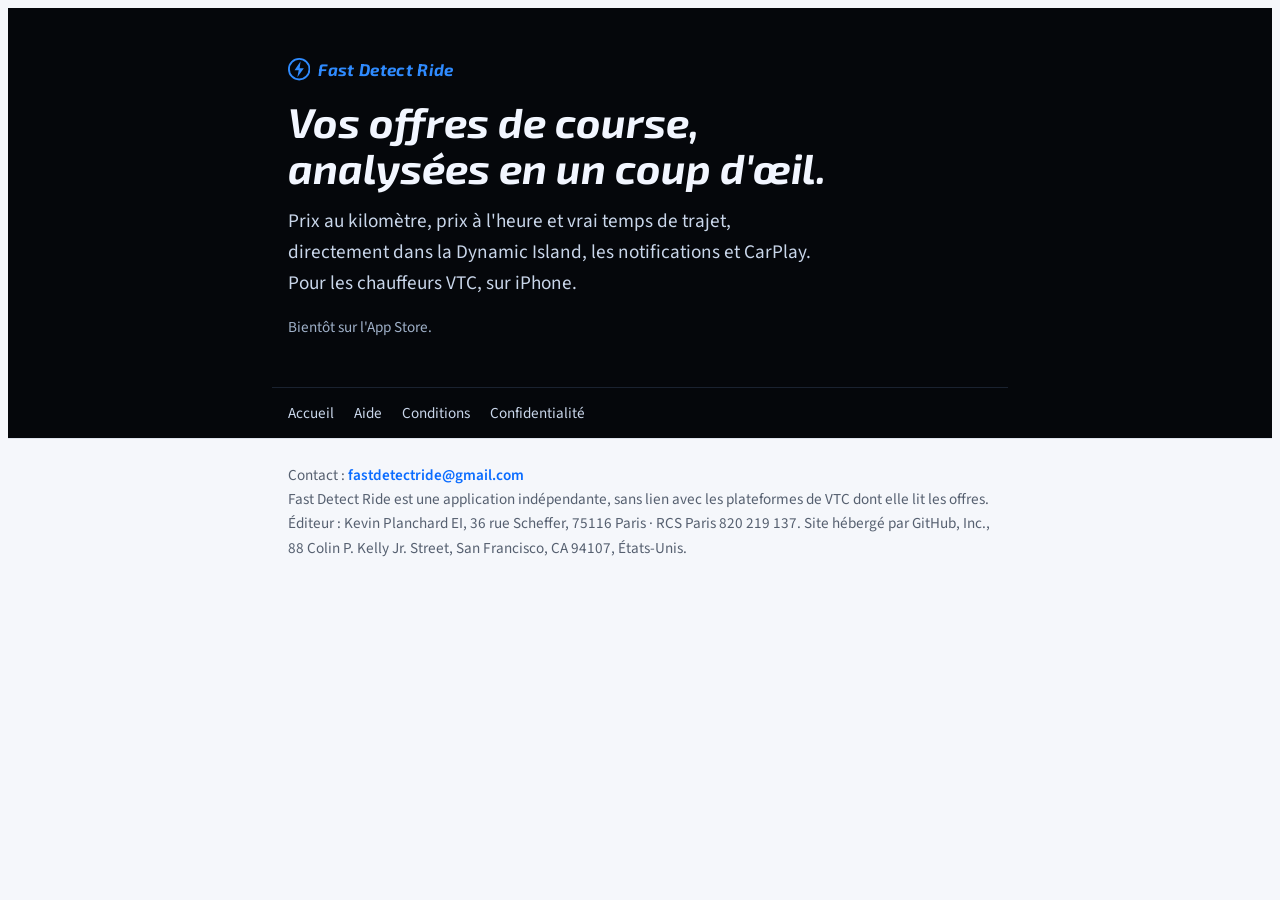
<file: index.html>
<!doctype html>
<html lang="fr">
<head>
<meta charset="utf-8">
<meta name="viewport" content="width=device-width, initial-scale=1, viewport-fit=cover">
<title>Fast Detect Ride</title>
<meta name="description" content="Fast Detect Ride, l'appli iPhone qui analyse vos offres de course VTC en un coup d'œil.">
<link rel="preconnect" href="https://fonts.googleapis.com">
<link rel="stylesheet" href="https://fonts.googleapis.com/css2?family=Exo+2:ital,wght@1,600;1,700&family=Source+Sans+3:wght@400;600&display=swap">
<style>
/* Layout: une colonne de lecture étroite, en-tête sombre de marque, encadré "en bref" puis sections numérotées comme dans un texte juridique */
:root {
  --bg: #f5f7fb;
  --surface: #ffffff;
  --fg: #11151c;
  --muted: #566070;
  --line: #dde3ec;
  --accent: #0a6cff;
  --brand-bg: #05070b;
  --brand-fg: #f2f6ff;
  --brand-accent: #2f8bff;
  --display: "Exo 2", "Segoe UI", system-ui, sans-serif;
  --body: "Source Sans 3", -apple-system, "Segoe UI", Roboto, sans-serif;
}
@media (prefers-color-scheme: dark) {
  :root:not([data-theme="light"]) {
    --bg: #07090d; --surface: #0f131a; --fg: #e8edf5; --muted: #98a3b5; --line: #1f2733; --accent: #4f9dff;
    --brand-bg: #000000; --brand-fg: #f2f6ff; --brand-accent: #2f8bff; color-scheme: dark;
  }
}
:root[data-theme="dark"] {
  --bg: #07090d; --surface: #0f131a; --fg: #e8edf5; --muted: #98a3b5; --line: #1f2733; --accent: #4f9dff;
  --brand-bg: #000000; --brand-fg: #f2f6ff; --brand-accent: #2f8bff; color-scheme: dark;
}
body { background: var(--bg); color: var(--fg); font-family: var(--body); font-size: 17px; line-height: 1.6; }
.band { background: var(--brand-bg); color: var(--brand-fg); }
.wrap { max-width: 44rem; margin: 0 auto; padding-left: max(16px, env(safe-area-inset-left, 0px)); padding-right: max(16px, env(safe-area-inset-right, 0px)); }
header .wrap { padding-block: 2.5rem 2.25rem; display: grid; gap: .5rem; }
.app { font-family: var(--display); font-style: italic; font-weight: 700; font-size: 1.05rem; letter-spacing: .02em; color: var(--brand-accent); display: flex; align-items: center; gap: .5rem; }
.app svg { width: 1.4rem; height: 1.4rem; }
h1 { font-family: var(--display); font-style: italic; font-weight: 700; font-size: clamp(1.9rem, 6vw, 2.6rem); line-height: 1.1; margin: 0; text-wrap: balance; }
.date { color: #9fb0c8; font-size: .95rem; margin: 0; }
main .wrap { padding-block: 2rem 4rem; display: grid; gap: 2.25rem; }
.brief { background: var(--surface); border: 1px solid var(--line); border-radius: 10px; padding: 1.25rem 1.4rem; }
.brief h2 { margin-top: 0; }
.brief ul { margin: 0; padding-left: 1.2rem; display: grid; gap: .35rem; }
section { display: grid; gap: .6rem; }
h2 { font-family: var(--display); font-style: italic; font-weight: 600; font-size: 1.3rem; line-height: 1.25; margin: 0; text-wrap: balance; }
h2 .n { color: var(--accent); margin-right: .35rem; font-variant-numeric: tabular-nums; }
p, ul { margin: 0; }
ul { padding-left: 1.2rem; display: grid; gap: .3rem; }
strong { font-weight: 600; }
.id { background: var(--surface); border: 1px solid var(--line); border-radius: 10px; padding: 1rem 1.25rem; display: grid; gap: .15rem; }
.mail { font-weight: 600; color: var(--accent); user-select: all; overflow-wrap: anywhere; }
a { color: var(--accent); }
a:focus-visible { outline: 2px solid var(--accent); outline-offset: 2px; }
footer { border-top: 1px solid var(--line); }
footer .wrap { padding-block: 1.5rem 2.5rem; color: var(--muted); font-size: .95rem; }

.nav { display: flex; flex-wrap: wrap; gap: .25rem 1.25rem; padding-block: .8rem; border-top: 1px solid #1a2230; font-size: .95rem; }
.nav a { color: #c9d6ea; text-decoration: none; }
.nav a:hover, .nav a:focus-visible { color: var(--brand-accent); }
details { background: var(--surface); border: 1px solid var(--line); border-radius: 10px; padding: .85rem 1.1rem; }
summary { cursor: pointer; font-weight: 600; }
details > div { padding-top: .6rem; display: grid; gap: .5rem; }
.home .wrap { padding-block: 3rem; }
.home p.lead { font-size: 1.2rem; color: #c9d6ea; max-width: 34rem; margin: 0; }
</style>
</head>
<body>
<header class="band home">
  <div class="wrap" style="display:grid;gap:1rem">
    <div class="app">
      <svg viewBox="0 0 24 24" aria-hidden="true"><circle cx="12" cy="12" r="11" fill="none" stroke="currentColor" stroke-width="2"/><path d="M13.5 3.5 7 13h4.5l-1.5 7.5L17 11h-4.5z" fill="currentColor"/></svg>
      Fast Detect Ride
    </div>
    <h1>Vos offres de course, analysées en un coup d'œil.</h1>
    <p class="lead">Prix au kilomètre, prix à l'heure et vrai temps de trajet, directement dans la Dynamic Island, les notifications et CarPlay. Pour les chauffeurs VTC, sur iPhone.</p>
    <p class="date">Bientôt sur l'App Store.</p>
  </div>
</header>
<nav class="band"><div class="wrap nav"><a href="/">Accueil</a><a href="/aide">Aide</a><a href="/conditions">Conditions</a><a href="/confidentialite">Confidentialité</a></div></nav>
<footer>
  <div class="wrap">Contact : <span class="mail">fastdetectride@gmail.com</span><br>Fast Detect Ride est une application indépendante, sans lien avec les plateformes de VTC dont elle lit les offres. Éditeur : Kevin Planchard EI, 36 rue Scheffer, 75116 Paris · RCS Paris 820 219 137. Site hébergé par GitHub, Inc., 88 Colin P. Kelly Jr. Street, San Francisco, CA 94107, États-Unis.</div>
</footer>
</body>
</html>
</file>
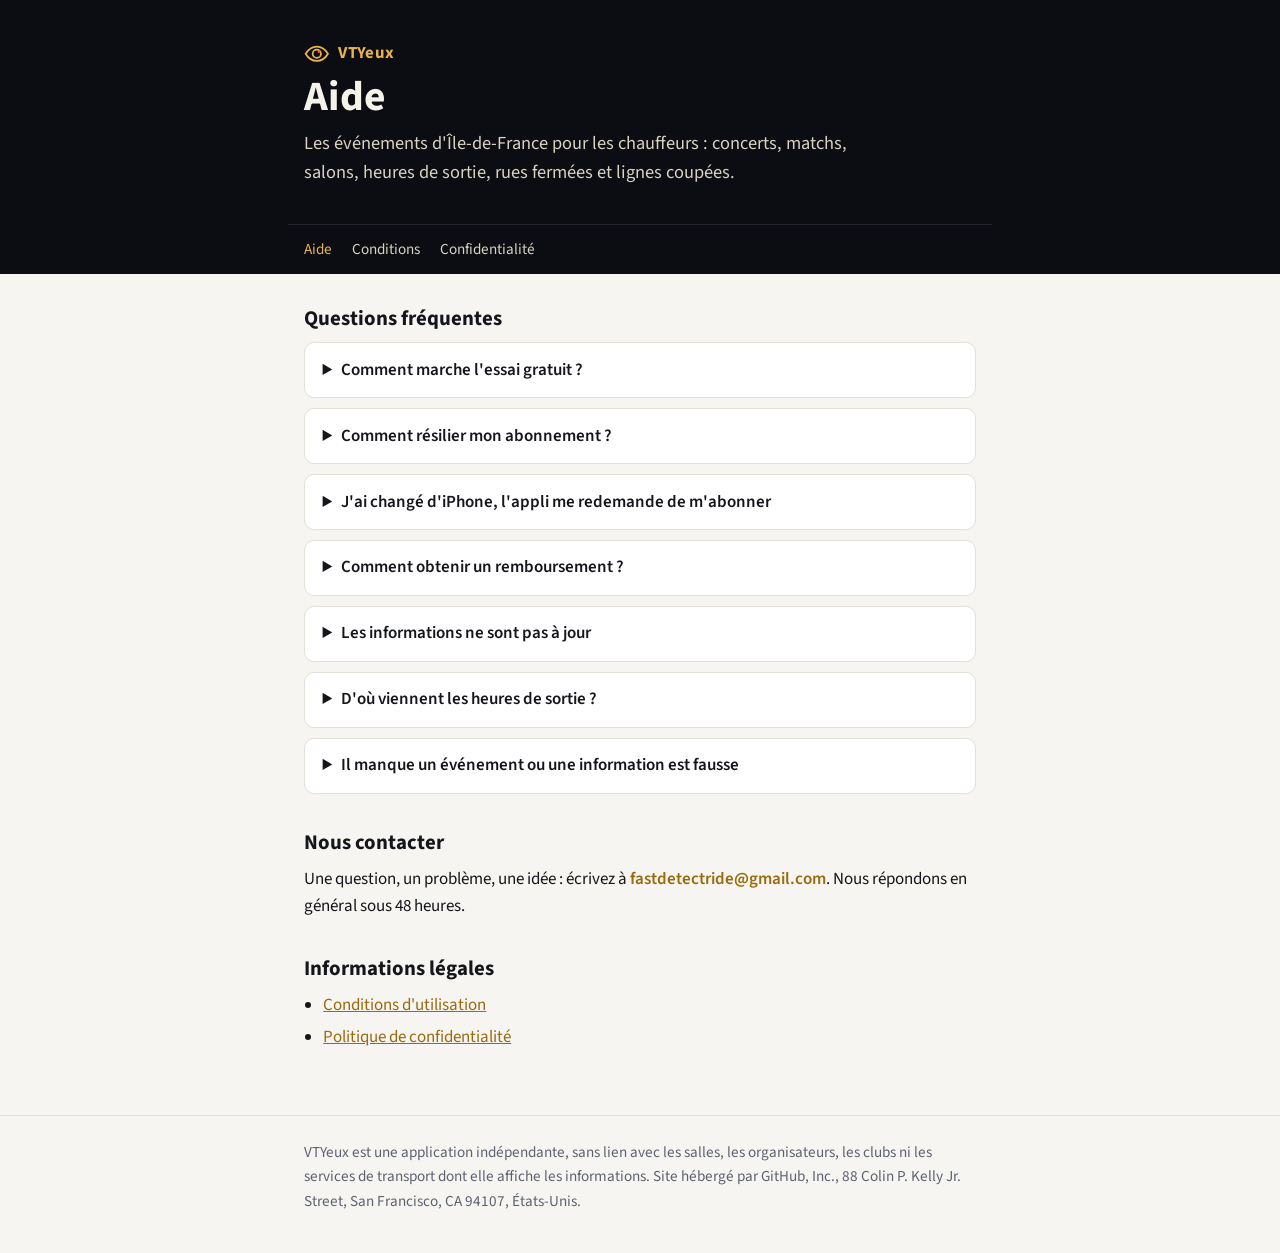
<file: vtyeux/index.html>
<!doctype html>
<html lang="fr">
<head>
<meta charset="utf-8">
<meta name="viewport" content="width=device-width, initial-scale=1, viewport-fit=cover">
<title>Aide · VTYeux</title>
<meta name="description" content="Aide · VTYeux : VTYeux, les événements d'Île-de-France pour les chauffeurs.">
<link rel="preconnect" href="https://fonts.googleapis.com">
<link rel="stylesheet" href="https://fonts.googleapis.com/css2?family=Source+Sans+3:wght@400;600;700&display=swap">
<link rel="stylesheet" href="/vtyeux/vtyeux.css">
</head>
<body>
<header class="band">
  <div class="wrap">
    <div class="app"><svg viewBox="0 0 32 32" aria-hidden="true"><path d="M2 16c3.6-6 8.4-9 14-9s10.4 3 14 9c-3.6 6-8.4 9-14 9S5.6 22 2 16z" fill="none" stroke="currentColor" stroke-width="2.2" stroke-linejoin="round"/><circle cx="16" cy="16" r="5.2" fill="none" stroke="currentColor" stroke-width="2.2"/><circle cx="16" cy="16" r="2" fill="#0b0d12"/><circle cx="18.6" cy="13.4" r="1.6" fill="#ff4d4f"/></svg> VTYeux</div>
    <h1>Aide</h1>
    <p class="lead">Les événements d'Île-de-France pour les chauffeurs : concerts, matchs, salons, heures de sortie, rues fermées et lignes coupées.</p>
  </div>
</header>
<nav class="band"><div class="wrap nav"><a href="/vtyeux/" aria-current="page">Aide</a><a href="/vtyeux/conditions">Conditions</a><a href="/vtyeux/confidentialite">Confidentialité</a></div></nav>

<main>
  <div class="wrap">

    <section>
      <h2>Questions fréquentes</h2>
      <details>
        <summary>Comment marche l'essai gratuit ?</summary>
        <div><p>À l'ouverture de l'appli, touchez « Commencer l'essai gratuit ». Vous avez 7 jours pour tout essayer. Si vous ne résiliez pas au moins 24 heures avant la fin, l'abonnement à 4,99 € par mois démarre. L'essai n'est proposé qu'une fois par compte Apple.</p></div>
      </details>
      <details>
        <summary>Comment résilier mon abonnement ?</summary>
        <div><p>Sur l'iPhone : Réglages &gt; votre nom &gt; Abonnements &gt; VTYeux &gt; Annuler l'abonnement. Vous pouvez aussi passer par l'appli : onglet Infos, « Gérer mon abonnement ». L'appli reste utilisable jusqu'à la fin de la période déjà payée.</p></div>
      </details>
      <details>
        <summary>J'ai changé d'iPhone, l'appli me redemande de m'abonner</summary>
        <div><p>Connectez-vous avec le même compte Apple, puis touchez « Restaurer mes achats » sur l'écran d'abonnement. Votre abonnement est retrouvé, sans repayer.</p></div>
      </details>
      <details>
        <summary>Comment obtenir un remboursement ?</summary>
        <div><p>Les paiements sont encaissés par Apple : la demande se fait sur <a href="https://reportaproblem.apple.com" target="_blank" rel="noopener">reportaproblem.apple.com</a>.</p></div>
      </details>
      <details>
        <summary>Les informations ne sont pas à jour</summary>
        <div><p>Le programme se met à jour plusieurs fois par jour, les rues fermées de Paris et les autoroutes toutes les 5 minutes. Dans l'onglet Infos, tirez la page vers le bas pour forcer la mise à jour, et vérifiez votre connexion. L'heure de la dernière mise à jour y est affichée.</p></div>
      </details>
      <details>
        <summary>D'où viennent les heures de sortie ?</summary>
        <div><p>Quand l'organisateur publie l'heure de fin, c'est celle-là. Sinon, elle est calculée à partir de l'heure de début et d'une durée habituelle : environ 3 heures pour un concert, 2 heures pour un spectacle ou un match.</p></div>
      </details>
      <details>
        <summary>Il manque un événement ou une information est fausse</summary>
        <div><p>Écrivez-nous avec le nom de l'événement, le lieu et la date. Nous ajoutons de nouvelles sources régulièrement.</p></div>
      </details>
    </section>
    <section>
      <h2>Nous contacter</h2>
      <p>Une question, un problème, une idée : écrivez à <span class="mail">fastdetectride@gmail.com</span>. Nous répondons en général sous 48 heures.</p>
    </section>
    <section>
      <h2>Informations légales</h2>
      <ul>
        <li><a href="/vtyeux/conditions">Conditions d'utilisation</a></li>
        <li><a href="/vtyeux/confidentialite">Politique de confidentialité</a></li>
      </ul>
    </section>
  </div>
</main>

<footer>
  <div class="wrap">VTYeux est une application indépendante, sans lien avec les salles, les organisateurs, les clubs ni les services de transport dont elle affiche les informations. Site hébergé par GitHub, Inc., 88 Colin P. Kelly Jr. Street, San Francisco, CA 94107, États-Unis.</div>
</footer>
</body>
</html>
</file>
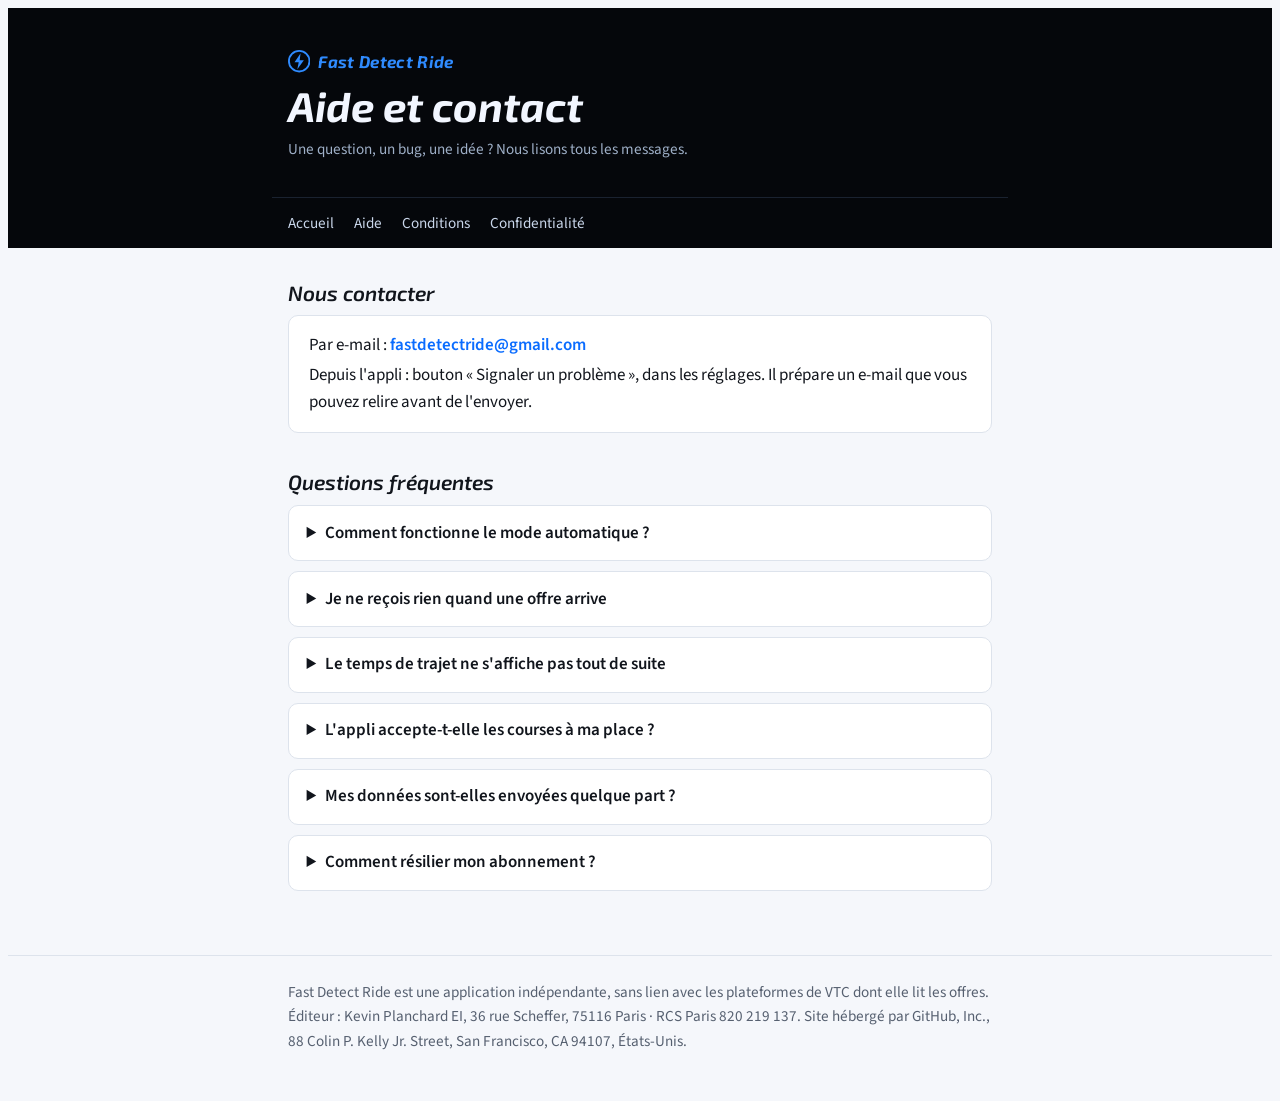
<file: aide.html>
<!doctype html>
<html lang="fr">
<head>
<meta charset="utf-8">
<meta name="viewport" content="width=device-width, initial-scale=1, viewport-fit=cover">
<title>Aide · Fast Detect Ride</title>
<meta name="description" content="Aide et contact pour l'application Fast Detect Ride.">
<link rel="preconnect" href="https://fonts.googleapis.com">
<link rel="stylesheet" href="https://fonts.googleapis.com/css2?family=Exo+2:ital,wght@1,600;1,700&family=Source+Sans+3:wght@400;600&display=swap">
<style>
/* Layout: une colonne de lecture étroite, en-tête sombre de marque, encadré "en bref" puis sections numérotées comme dans un texte juridique */
:root {
  --bg: #f5f7fb;
  --surface: #ffffff;
  --fg: #11151c;
  --muted: #566070;
  --line: #dde3ec;
  --accent: #0a6cff;
  --brand-bg: #05070b;
  --brand-fg: #f2f6ff;
  --brand-accent: #2f8bff;
  --display: "Exo 2", "Segoe UI", system-ui, sans-serif;
  --body: "Source Sans 3", -apple-system, "Segoe UI", Roboto, sans-serif;
}
@media (prefers-color-scheme: dark) {
  :root:not([data-theme="light"]) {
    --bg: #07090d; --surface: #0f131a; --fg: #e8edf5; --muted: #98a3b5; --line: #1f2733; --accent: #4f9dff;
    --brand-bg: #000000; --brand-fg: #f2f6ff; --brand-accent: #2f8bff; color-scheme: dark;
  }
}
:root[data-theme="dark"] {
  --bg: #07090d; --surface: #0f131a; --fg: #e8edf5; --muted: #98a3b5; --line: #1f2733; --accent: #4f9dff;
  --brand-bg: #000000; --brand-fg: #f2f6ff; --brand-accent: #2f8bff; color-scheme: dark;
}
body { background: var(--bg); color: var(--fg); font-family: var(--body); font-size: 17px; line-height: 1.6; }
.band { background: var(--brand-bg); color: var(--brand-fg); }
.wrap { max-width: 44rem; margin: 0 auto; padding-left: max(16px, env(safe-area-inset-left, 0px)); padding-right: max(16px, env(safe-area-inset-right, 0px)); }
header .wrap { padding-block: 2.5rem 2.25rem; display: grid; gap: .5rem; }
.app { font-family: var(--display); font-style: italic; font-weight: 700; font-size: 1.05rem; letter-spacing: .02em; color: var(--brand-accent); display: flex; align-items: center; gap: .5rem; }
.app svg { width: 1.4rem; height: 1.4rem; }
h1 { font-family: var(--display); font-style: italic; font-weight: 700; font-size: clamp(1.9rem, 6vw, 2.6rem); line-height: 1.1; margin: 0; text-wrap: balance; }
.date { color: #9fb0c8; font-size: .95rem; margin: 0; }
main .wrap { padding-block: 2rem 4rem; display: grid; gap: 2.25rem; }
.brief { background: var(--surface); border: 1px solid var(--line); border-radius: 10px; padding: 1.25rem 1.4rem; }
.brief h2 { margin-top: 0; }
.brief ul { margin: 0; padding-left: 1.2rem; display: grid; gap: .35rem; }
section { display: grid; gap: .6rem; }
h2 { font-family: var(--display); font-style: italic; font-weight: 600; font-size: 1.3rem; line-height: 1.25; margin: 0; text-wrap: balance; }
h2 .n { color: var(--accent); margin-right: .35rem; font-variant-numeric: tabular-nums; }
p, ul { margin: 0; }
ul { padding-left: 1.2rem; display: grid; gap: .3rem; }
strong { font-weight: 600; }
.id { background: var(--surface); border: 1px solid var(--line); border-radius: 10px; padding: 1rem 1.25rem; display: grid; gap: .15rem; }
.mail { font-weight: 600; color: var(--accent); user-select: all; overflow-wrap: anywhere; }
a { color: var(--accent); }
a:focus-visible { outline: 2px solid var(--accent); outline-offset: 2px; }
footer { border-top: 1px solid var(--line); }
footer .wrap { padding-block: 1.5rem 2.5rem; color: var(--muted); font-size: .95rem; }

.nav { display: flex; flex-wrap: wrap; gap: .25rem 1.25rem; padding-block: .8rem; border-top: 1px solid #1a2230; font-size: .95rem; }
.nav a { color: #c9d6ea; text-decoration: none; }
.nav a:hover, .nav a:focus-visible { color: var(--brand-accent); }
details { background: var(--surface); border: 1px solid var(--line); border-radius: 10px; padding: .85rem 1.1rem; }
summary { cursor: pointer; font-weight: 600; }
details > div { padding-top: .6rem; display: grid; gap: .5rem; }
.home .wrap { padding-block: 3rem; }
.home p.lead { font-size: 1.2rem; color: #c9d6ea; max-width: 34rem; margin: 0; }
</style>
</head>
<body>
<header class="band">
  <div class="wrap">
    <div class="app">
      <svg viewBox="0 0 24 24" aria-hidden="true"><circle cx="12" cy="12" r="11" fill="none" stroke="currentColor" stroke-width="2"/><path d="M13.5 3.5 7 13h4.5l-1.5 7.5L17 11h-4.5z" fill="currentColor"/></svg>
      Fast Detect Ride
    </div>
    <h1>Aide et contact</h1>
    <p class="date">Une question, un bug, une idée ? Nous lisons tous les messages.</p>
  </div>
</header>
<nav class="band"><div class="wrap nav"><a href="/">Accueil</a><a href="/aide">Aide</a><a href="/conditions">Conditions</a><a href="/confidentialite">Confidentialité</a></div></nav>
<main>
  <div class="wrap">

    <section>
      <h2>Nous contacter</h2>
      <div class="id">
        <span>Par e-mail : <span class="mail">fastdetectride@gmail.com</span></span>
        <span>Depuis l'appli : bouton « Signaler un problème », dans les réglages. Il prépare un e-mail que vous pouvez relire avant de l'envoyer.</span>
      </div>
    </section>

    <section>
      <h2>Questions fréquentes</h2>

      <details>
        <summary>Comment fonctionne le mode automatique ?</summary>
        <div><p>Quand vous le lancez, l'iPhone vous demande l'autorisation de partager votre écran avec Fast Detect Ride. L'appli lit alors les offres de course dès qu'elles s'affichent et vous montre le prix au kilomètre, le prix à l'heure et le temps de trajet dans une notification, la Dynamic Island et CarPlay.</p></div>
      </details>

      <details>
        <summary>Je ne reçois rien quand une offre arrive</summary>
        <div>
          <p>Vérifiez dans l'ordre :</p>
          <ul>
            <li>que le mode automatique est bien lancé (un indicateur de partage d'écran s'affiche en haut de l'iPhone) ;</li>
            <li>que les notifications sont autorisées : Réglages &gt; Notifications &gt; Fast Detect Ride ;</li>
            <li>qu'un mode Concentration ne bloque pas les notifications de l'appli ;</li>
            <li>que la position est autorisée sur « Toujours » : Réglages &gt; Confidentialité &gt; Service de localisation &gt; Fast Detect Ride.</li>
          </ul>
          <p>Si le problème continue, envoyez-nous un message avec « Signaler un problème ».</p>
        </div>
      </details>

      <details>
        <summary>Le temps de trajet ne s'affiche pas tout de suite</summary>
        <div><p>Pour les longues courses, le calcul du trajet peut prendre quelques secondes de plus. Le temps s'ajoute alors à l'affichage dès qu'il est prêt. Fast Detect Ride n'affiche jamais de temps approximatif : si le trajet ne peut pas être calculé, c'est indiqué clairement.</p></div>
      </details>

      <details>
        <summary>L'appli accepte-t-elle les courses à ma place ?</summary>
        <div><p>Non. Fast Detect Ride ne touche jamais à l'application de la plateforme. Elle vous aide à décider, mais c'est toujours vous qui acceptez ou refusez.</p></div>
      </details>

      <details>
        <summary>Mes données sont-elles envoyées quelque part ?</summary>
        <div><p>Non, il n'y a ni compte ni serveur. L'écran est analysé directement sur votre iPhone et aucune image n'est enregistrée. Tous les détails sont dans la <a href="/confidentialite">politique de confidentialité</a>.</p></div>
      </details>

      <details>
        <summary>Comment résilier mon abonnement ?</summary>
        <div><p>Les abonnements sont gérés par Apple. Allez dans Réglages &gt; votre nom &gt; Abonnements &gt; Fast Detect Ride. Résiliez au moins 24 heures avant la date de renouvellement pour ne pas être prélevé. Pour un remboursement, la demande se fait auprès d'Apple sur <a href="https://reportaproblem.apple.com" target="_blank" rel="noopener">reportaproblem.apple.com</a>.</p></div>
      </details>

    </section>

  </div>
</main>

<footer>
  <div class="wrap">Fast Detect Ride est une application indépendante, sans lien avec les plateformes de VTC dont elle lit les offres. Éditeur : Kevin Planchard EI, 36 rue Scheffer, 75116 Paris · RCS Paris 820 219 137. Site hébergé par GitHub, Inc., 88 Colin P. Kelly Jr. Street, San Francisco, CA 94107, États-Unis.</div>
</footer>
</body>
</html>
</file>
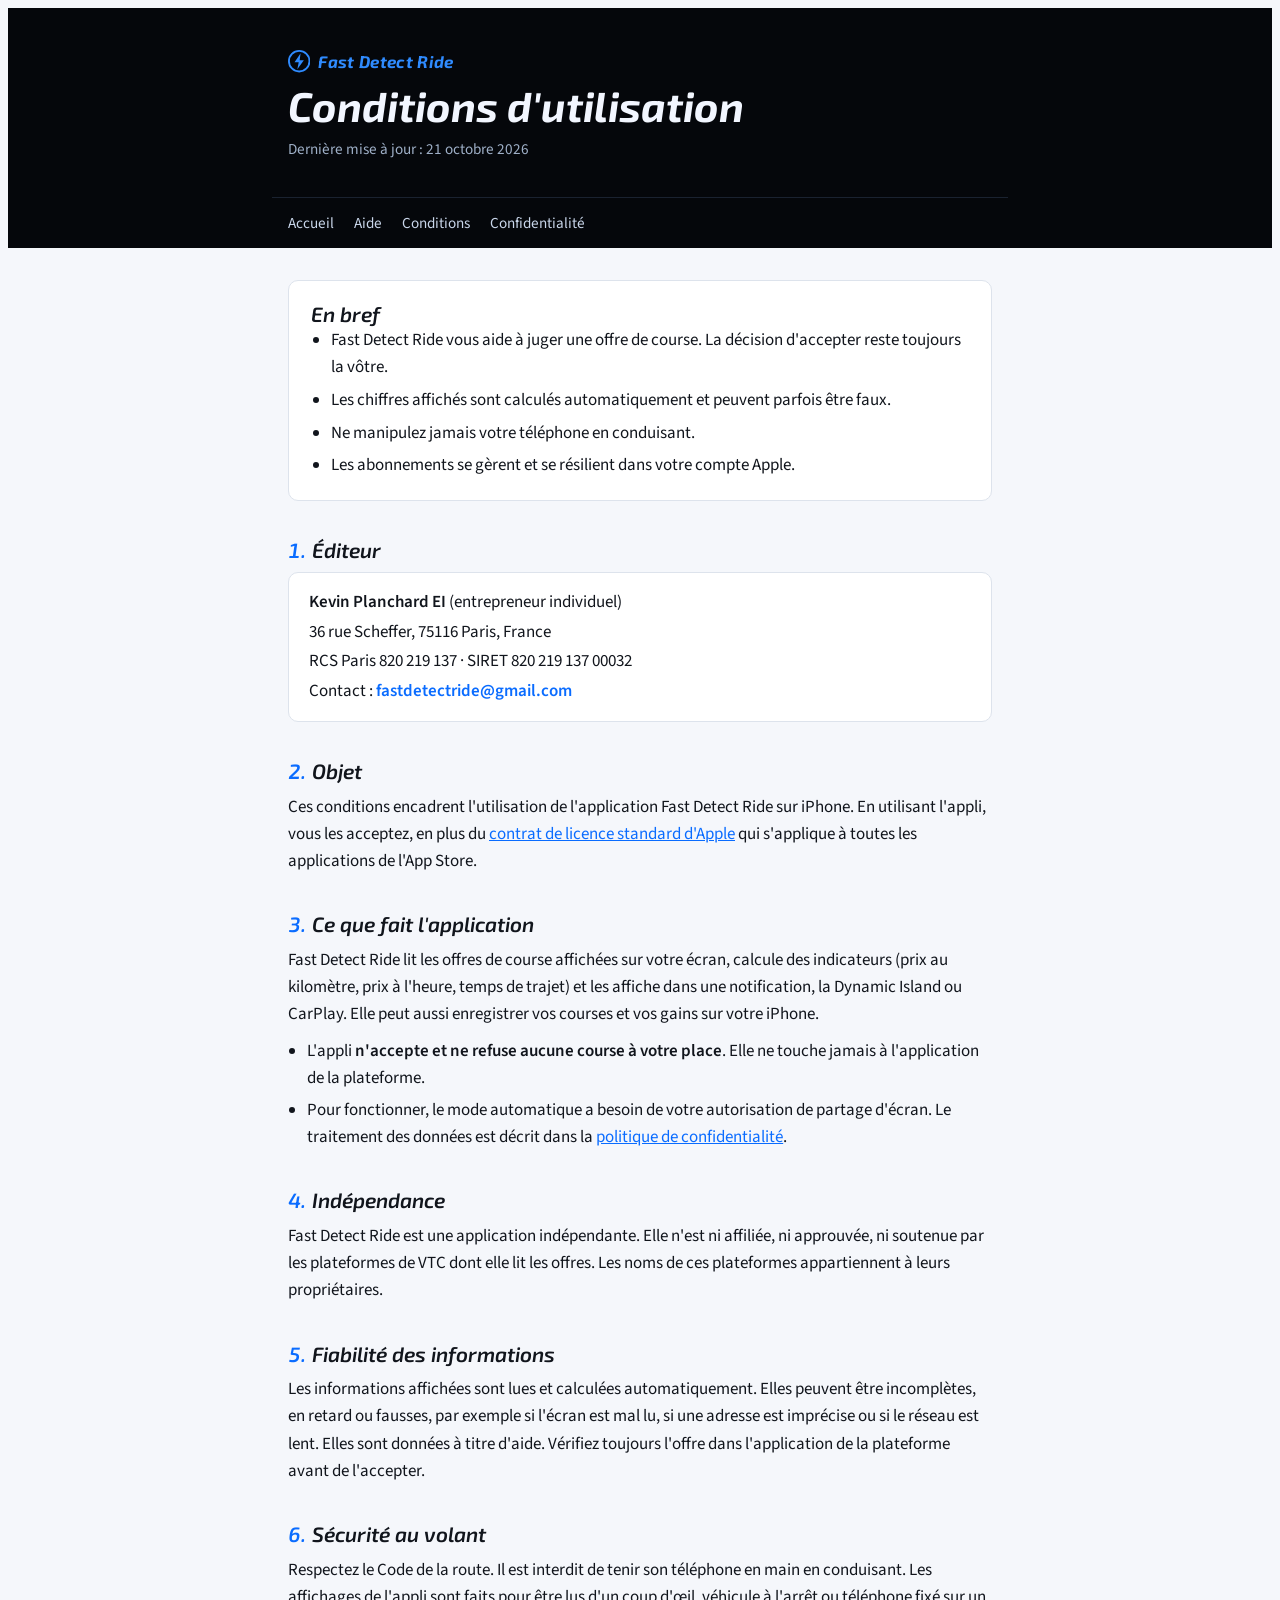
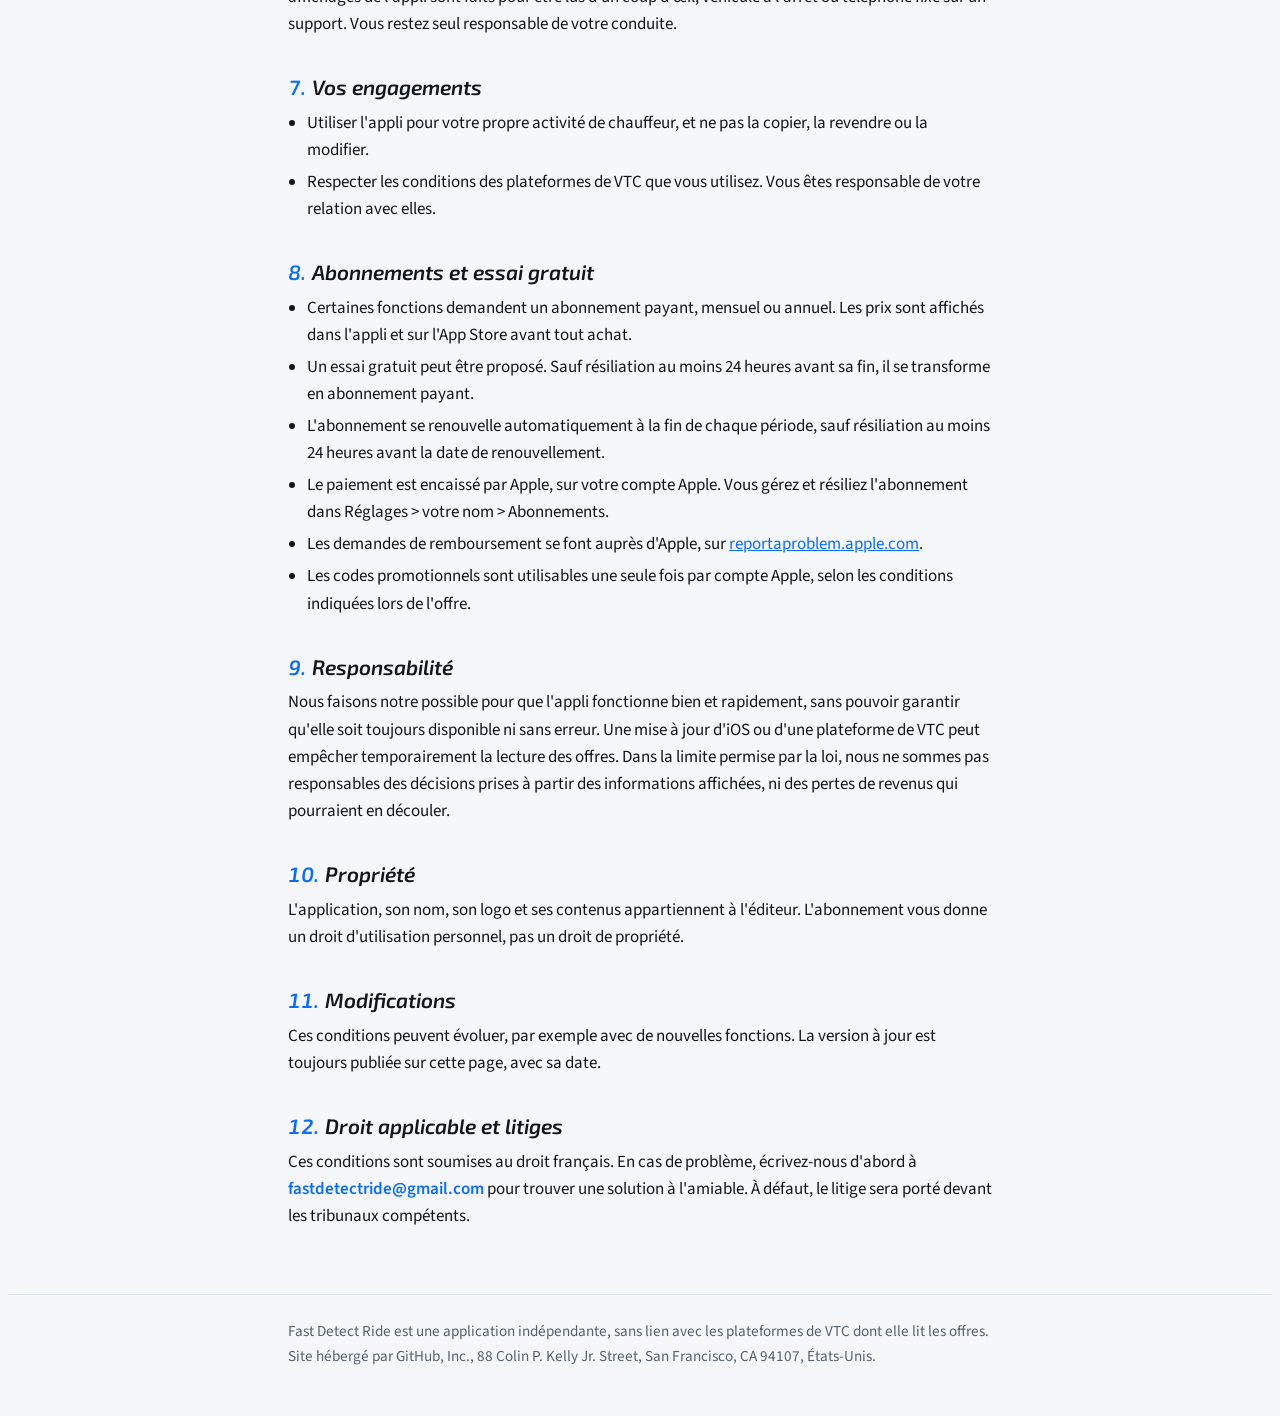
<file: conditions.html>
<!doctype html>
<html lang="fr">
<head>
<meta charset="utf-8">
<meta name="viewport" content="width=device-width, initial-scale=1, viewport-fit=cover">
<title>Conditions d'utilisation · Fast Detect Ride</title>
<meta name="description" content="Conditions d'utilisation de l'application Fast Detect Ride.">
<link rel="preconnect" href="https://fonts.googleapis.com">
<link rel="stylesheet" href="https://fonts.googleapis.com/css2?family=Exo+2:ital,wght@1,600;1,700&family=Source+Sans+3:wght@400;600&display=swap">
<style>
/* Layout: une colonne de lecture étroite, en-tête sombre de marque, encadré "en bref" puis sections numérotées comme dans un texte juridique */
:root {
  --bg: #f5f7fb;
  --surface: #ffffff;
  --fg: #11151c;
  --muted: #566070;
  --line: #dde3ec;
  --accent: #0a6cff;
  --brand-bg: #05070b;
  --brand-fg: #f2f6ff;
  --brand-accent: #2f8bff;
  --display: "Exo 2", "Segoe UI", system-ui, sans-serif;
  --body: "Source Sans 3", -apple-system, "Segoe UI", Roboto, sans-serif;
}
@media (prefers-color-scheme: dark) {
  :root:not([data-theme="light"]) {
    --bg: #07090d; --surface: #0f131a; --fg: #e8edf5; --muted: #98a3b5; --line: #1f2733; --accent: #4f9dff;
    --brand-bg: #000000; --brand-fg: #f2f6ff; --brand-accent: #2f8bff; color-scheme: dark;
  }
}
:root[data-theme="dark"] {
  --bg: #07090d; --surface: #0f131a; --fg: #e8edf5; --muted: #98a3b5; --line: #1f2733; --accent: #4f9dff;
  --brand-bg: #000000; --brand-fg: #f2f6ff; --brand-accent: #2f8bff; color-scheme: dark;
}
body { background: var(--bg); color: var(--fg); font-family: var(--body); font-size: 17px; line-height: 1.6; }
.band { background: var(--brand-bg); color: var(--brand-fg); }
.wrap { max-width: 44rem; margin: 0 auto; padding-left: max(16px, env(safe-area-inset-left, 0px)); padding-right: max(16px, env(safe-area-inset-right, 0px)); }
header .wrap { padding-block: 2.5rem 2.25rem; display: grid; gap: .5rem; }
.app { font-family: var(--display); font-style: italic; font-weight: 700; font-size: 1.05rem; letter-spacing: .02em; color: var(--brand-accent); display: flex; align-items: center; gap: .5rem; }
.app svg { width: 1.4rem; height: 1.4rem; }
h1 { font-family: var(--display); font-style: italic; font-weight: 700; font-size: clamp(1.9rem, 6vw, 2.6rem); line-height: 1.1; margin: 0; text-wrap: balance; }
.date { color: #9fb0c8; font-size: .95rem; margin: 0; }
main .wrap { padding-block: 2rem 4rem; display: grid; gap: 2.25rem; }
.brief { background: var(--surface); border: 1px solid var(--line); border-radius: 10px; padding: 1.25rem 1.4rem; }
.brief h2 { margin-top: 0; }
.brief ul { margin: 0; padding-left: 1.2rem; display: grid; gap: .35rem; }
section { display: grid; gap: .6rem; }
h2 { font-family: var(--display); font-style: italic; font-weight: 600; font-size: 1.3rem; line-height: 1.25; margin: 0; text-wrap: balance; }
h2 .n { color: var(--accent); margin-right: .35rem; font-variant-numeric: tabular-nums; }
p, ul { margin: 0; }
ul { padding-left: 1.2rem; display: grid; gap: .3rem; }
strong { font-weight: 600; }
.id { background: var(--surface); border: 1px solid var(--line); border-radius: 10px; padding: 1rem 1.25rem; display: grid; gap: .15rem; }
.mail { font-weight: 600; color: var(--accent); user-select: all; overflow-wrap: anywhere; }
a { color: var(--accent); }
a:focus-visible { outline: 2px solid var(--accent); outline-offset: 2px; }
footer { border-top: 1px solid var(--line); }
footer .wrap { padding-block: 1.5rem 2.5rem; color: var(--muted); font-size: .95rem; }

.nav { display: flex; flex-wrap: wrap; gap: .25rem 1.25rem; padding-block: .8rem; border-top: 1px solid #1a2230; font-size: .95rem; }
.nav a { color: #c9d6ea; text-decoration: none; }
.nav a:hover, .nav a:focus-visible { color: var(--brand-accent); }
details { background: var(--surface); border: 1px solid var(--line); border-radius: 10px; padding: .85rem 1.1rem; }
summary { cursor: pointer; font-weight: 600; }
details > div { padding-top: .6rem; display: grid; gap: .5rem; }
.home .wrap { padding-block: 3rem; }
.home p.lead { font-size: 1.2rem; color: #c9d6ea; max-width: 34rem; margin: 0; }
</style>
</head>
<body>
<header class="band">
  <div class="wrap">
    <div class="app">
      <svg viewBox="0 0 24 24" aria-hidden="true"><circle cx="12" cy="12" r="11" fill="none" stroke="currentColor" stroke-width="2"/><path d="M13.5 3.5 7 13h4.5l-1.5 7.5L17 11h-4.5z" fill="currentColor"/></svg>
      Fast Detect Ride
    </div>
    <h1>Conditions d'utilisation</h1>
    <p class="date">Dernière mise à jour : 21 octobre 2026</p>
  </div>
</header>
<nav class="band"><div class="wrap nav"><a href="/">Accueil</a><a href="/aide">Aide</a><a href="/conditions">Conditions</a><a href="/confidentialite">Confidentialité</a></div></nav>

<main>
  <div class="wrap">

    <div class="brief">
      <h2>En bref</h2>
      <ul>
        <li>Fast Detect Ride vous aide à juger une offre de course. La décision d'accepter reste toujours la vôtre.</li>
        <li>Les chiffres affichés sont calculés automatiquement et peuvent parfois être faux.</li>
        <li>Ne manipulez jamais votre téléphone en conduisant.</li>
        <li>Les abonnements se gèrent et se résilient dans votre compte Apple.</li>
      </ul>
    </div>

    <section>
      <h2><span class="n">1.</span>Éditeur</h2>
      <div class="id">
        <span><strong>Kevin Planchard EI</strong> (entrepreneur individuel)</span>
        <span>36 rue Scheffer, 75116 Paris, France</span>
        <span>RCS Paris 820 219 137 · SIRET 820 219 137 00032</span>
        <span>Contact : <span class="mail">fastdetectride@gmail.com</span></span>
      </div>
    </section>

    <section>
      <h2><span class="n">2.</span>Objet</h2>
      <p>Ces conditions encadrent l'utilisation de l'application Fast Detect Ride sur iPhone. En utilisant l'appli, vous les acceptez, en plus du <a href="https://www.apple.com/legal/internet-services/itunes/dev/stdeula/" target="_blank" rel="noopener">contrat de licence standard d'Apple</a> qui s'applique à toutes les applications de l'App Store.</p>
    </section>

    <section>
      <h2><span class="n">3.</span>Ce que fait l'application</h2>
      <p>Fast Detect Ride lit les offres de course affichées sur votre écran, calcule des indicateurs (prix au kilomètre, prix à l'heure, temps de trajet) et les affiche dans une notification, la Dynamic Island ou CarPlay. Elle peut aussi enregistrer vos courses et vos gains sur votre iPhone.</p>
      <ul>
        <li>L'appli <strong>n'accepte et ne refuse aucune course à votre place</strong>. Elle ne touche jamais à l'application de la plateforme.</li>
        <li>Pour fonctionner, le mode automatique a besoin de votre autorisation de partage d'écran. Le traitement des données est décrit dans la <a href="/confidentialite">politique de confidentialité</a>.</li>
      </ul>
    </section>

    <section>
      <h2><span class="n">4.</span>Indépendance</h2>
      <p>Fast Detect Ride est une application indépendante. Elle n'est ni affiliée, ni approuvée, ni soutenue par les plateformes de VTC dont elle lit les offres. Les noms de ces plateformes appartiennent à leurs propriétaires.</p>
    </section>

    <section>
      <h2><span class="n">5.</span>Fiabilité des informations</h2>
      <p>Les informations affichées sont lues et calculées automatiquement. Elles peuvent être incomplètes, en retard ou fausses, par exemple si l'écran est mal lu, si une adresse est imprécise ou si le réseau est lent. Elles sont données à titre d'aide. Vérifiez toujours l'offre dans l'application de la plateforme avant de l'accepter.</p>
    </section>

    <section>
      <h2><span class="n">6.</span>Sécurité au volant</h2>
      <p>Respectez le Code de la route. Il est interdit de tenir son téléphone en main en conduisant. Les affichages de l'appli sont faits pour être lus d'un coup d'œil, véhicule à l'arrêt ou téléphone fixé sur un support. Vous restez seul responsable de votre conduite.</p>
    </section>

    <section>
      <h2><span class="n">7.</span>Vos engagements</h2>
      <ul>
        <li>Utiliser l'appli pour votre propre activité de chauffeur, et ne pas la copier, la revendre ou la modifier.</li>
        <li>Respecter les conditions des plateformes de VTC que vous utilisez. Vous êtes responsable de votre relation avec elles.</li>
      </ul>
    </section>

    <section>
      <h2><span class="n">8.</span>Abonnements et essai gratuit</h2>
      <ul>
        <li>Certaines fonctions demandent un abonnement payant, mensuel ou annuel. Les prix sont affichés dans l'appli et sur l'App Store avant tout achat.</li>
        <li>Un essai gratuit peut être proposé. Sauf résiliation au moins 24 heures avant sa fin, il se transforme en abonnement payant.</li>
        <li>L'abonnement se renouvelle automatiquement à la fin de chaque période, sauf résiliation au moins 24 heures avant la date de renouvellement.</li>
        <li>Le paiement est encaissé par Apple, sur votre compte Apple. Vous gérez et résiliez l'abonnement dans Réglages &gt; votre nom &gt; Abonnements.</li>
        <li>Les demandes de remboursement se font auprès d'Apple, sur <a href="https://reportaproblem.apple.com" target="_blank" rel="noopener">reportaproblem.apple.com</a>.</li>
        <li>Les codes promotionnels sont utilisables une seule fois par compte Apple, selon les conditions indiquées lors de l'offre.</li>
      </ul>
    </section>

    <section>
      <h2><span class="n">9.</span>Responsabilité</h2>
      <p>Nous faisons notre possible pour que l'appli fonctionne bien et rapidement, sans pouvoir garantir qu'elle soit toujours disponible ni sans erreur. Une mise à jour d'iOS ou d'une plateforme de VTC peut empêcher temporairement la lecture des offres. Dans la limite permise par la loi, nous ne sommes pas responsables des décisions prises à partir des informations affichées, ni des pertes de revenus qui pourraient en découler.</p>
    </section>

    <section>
      <h2><span class="n">10.</span>Propriété</h2>
      <p>L'application, son nom, son logo et ses contenus appartiennent à l'éditeur. L'abonnement vous donne un droit d'utilisation personnel, pas un droit de propriété.</p>
    </section>

    <section>
      <h2><span class="n">11.</span>Modifications</h2>
      <p>Ces conditions peuvent évoluer, par exemple avec de nouvelles fonctions. La version à jour est toujours publiée sur cette page, avec sa date.</p>
    </section>

    <section>
      <h2><span class="n">12.</span>Droit applicable et litiges</h2>
      <p>Ces conditions sont soumises au droit français. En cas de problème, écrivez-nous d'abord à <span class="mail">fastdetectride@gmail.com</span> pour trouver une solution à l'amiable. À défaut, le litige sera porté devant les tribunaux compétents.</p>
    </section>

  </div>
</main>

<footer>
  <div class="wrap">Fast Detect Ride est une application indépendante, sans lien avec les plateformes de VTC dont elle lit les offres. Site hébergé par GitHub, Inc., 88 Colin P. Kelly Jr. Street, San Francisco, CA 94107, États-Unis.</div>
</footer>
</body>
</html>
</file>
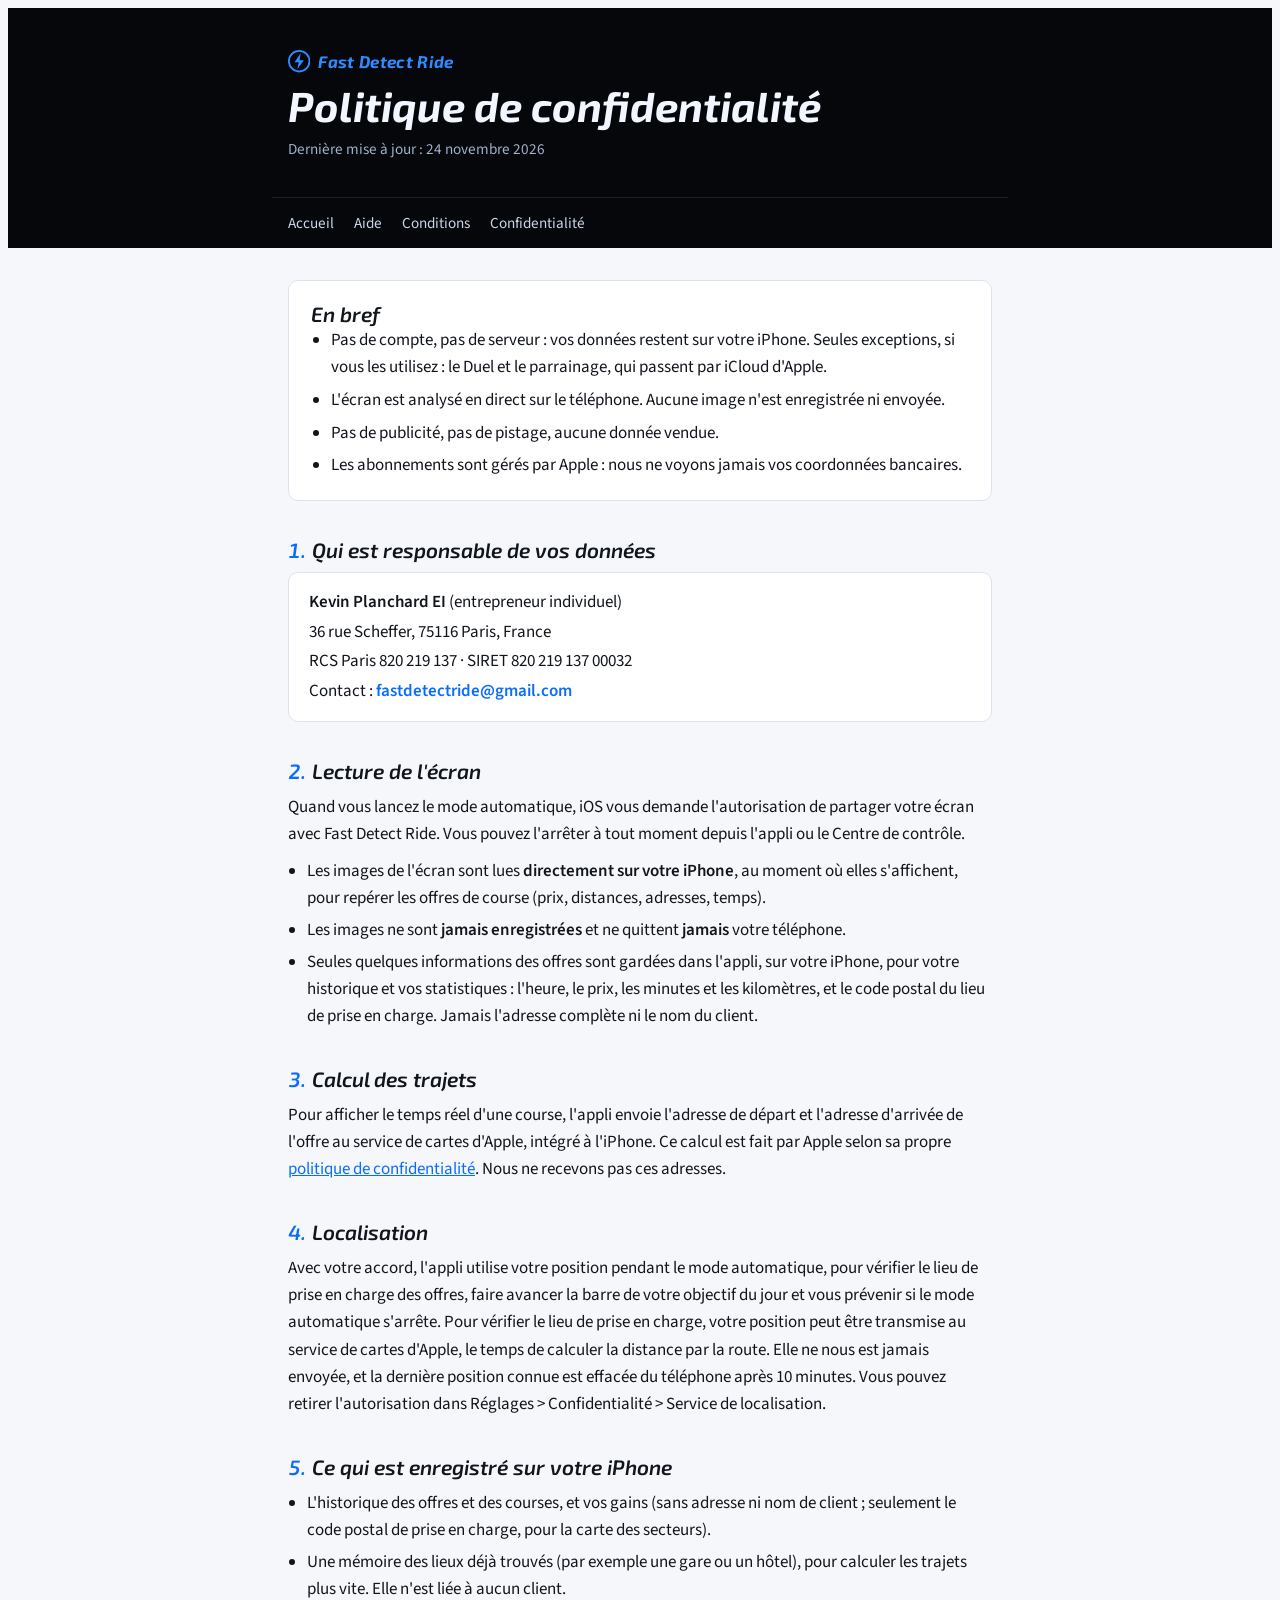
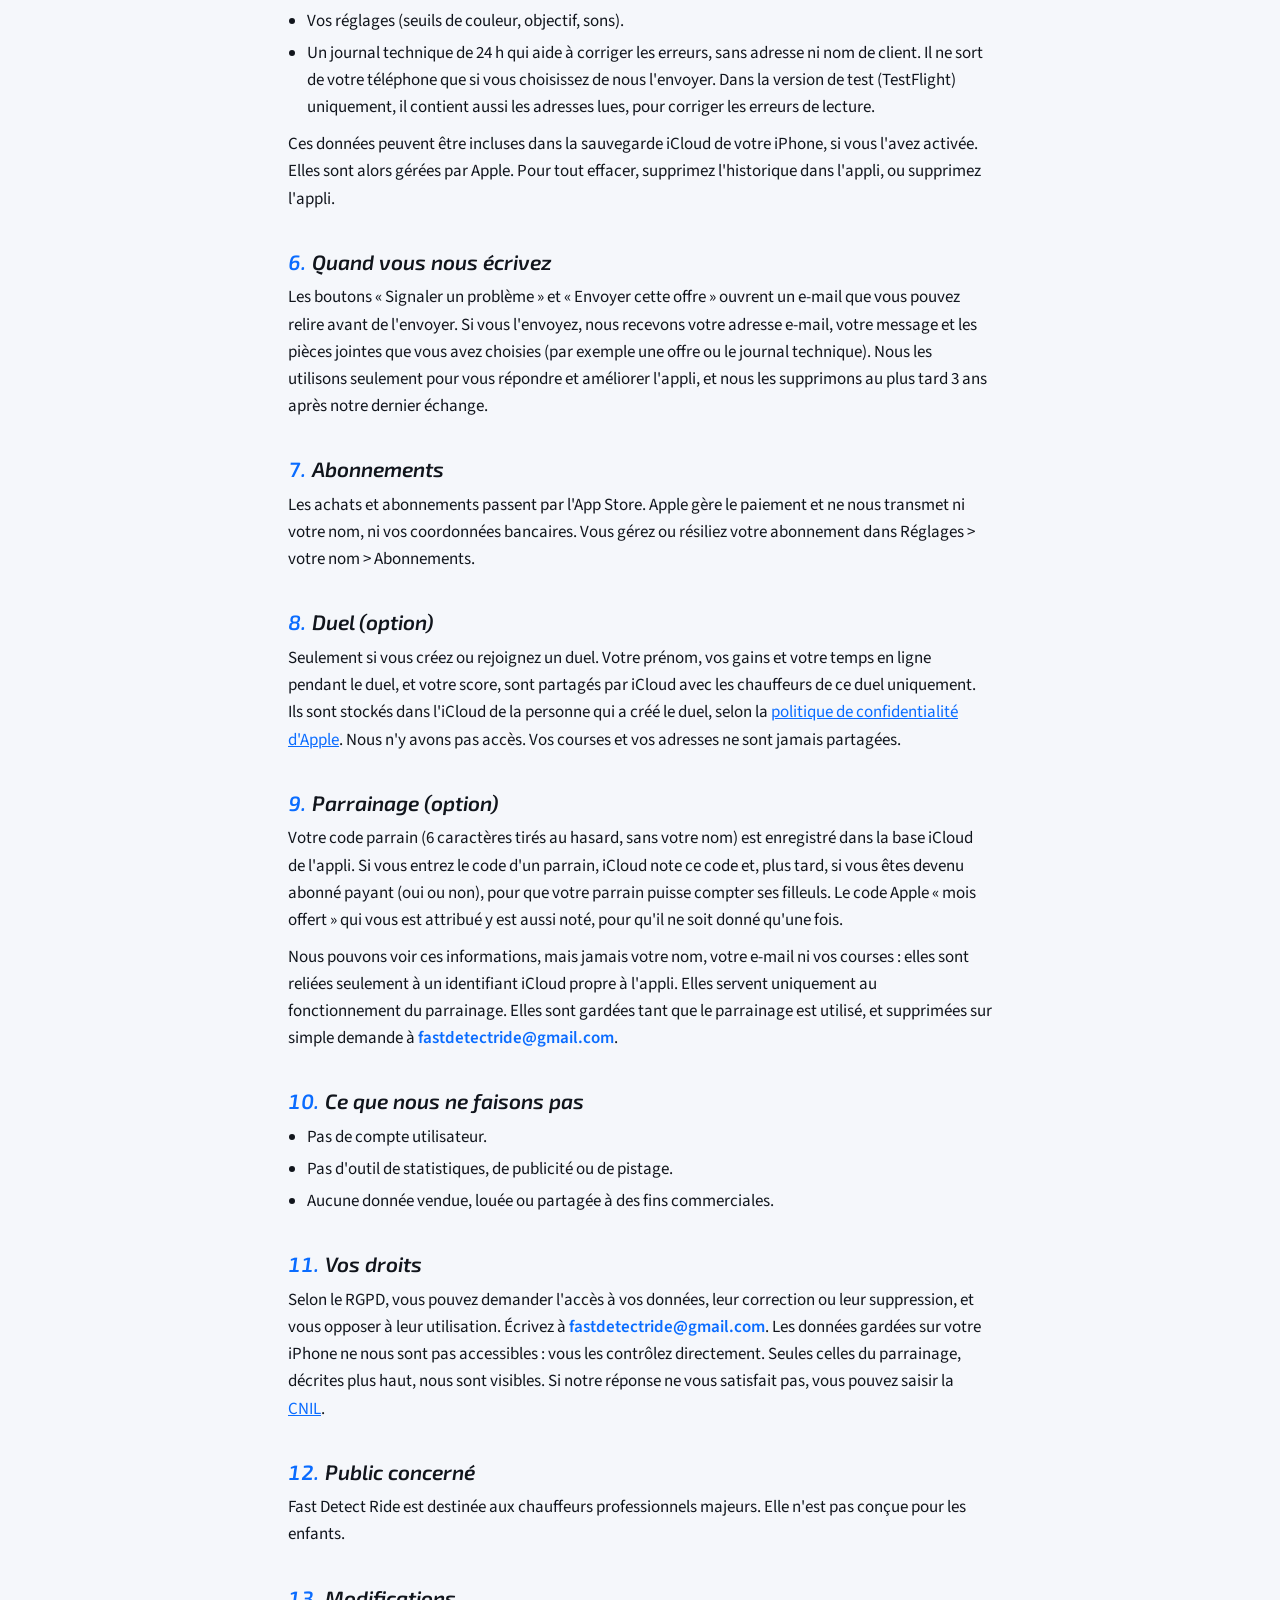
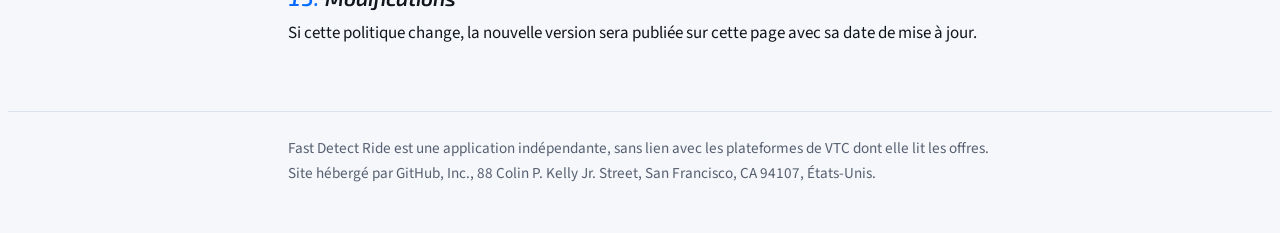
<file: confidentialite.html>
<!doctype html>
<html lang="fr">
<head>
<meta charset="utf-8">
<meta name="viewport" content="width=device-width, initial-scale=1, viewport-fit=cover">
<title>Confidentialité · Fast Detect Ride</title>
<meta name="description" content="Politique de confidentialité de l'application Fast Detect Ride.">
<link rel="preconnect" href="https://fonts.googleapis.com">
<link rel="stylesheet" href="https://fonts.googleapis.com/css2?family=Exo+2:ital,wght@1,600;1,700&family=Source+Sans+3:wght@400;600&display=swap">
<style>
/* Layout: une colonne de lecture étroite, en-tête sombre de marque, encadré "en bref" puis sections numérotées comme dans un texte juridique */
:root {
  --bg: #f5f7fb;
  --surface: #ffffff;
  --fg: #11151c;
  --muted: #566070;
  --line: #dde3ec;
  --accent: #0a6cff;
  --brand-bg: #05070b;
  --brand-fg: #f2f6ff;
  --brand-accent: #2f8bff;
  --display: "Exo 2", "Segoe UI", system-ui, sans-serif;
  --body: "Source Sans 3", -apple-system, "Segoe UI", Roboto, sans-serif;
}
@media (prefers-color-scheme: dark) {
  :root:not([data-theme="light"]) {
    --bg: #07090d; --surface: #0f131a; --fg: #e8edf5; --muted: #98a3b5; --line: #1f2733; --accent: #4f9dff;
    --brand-bg: #000000; --brand-fg: #f2f6ff; --brand-accent: #2f8bff; color-scheme: dark;
  }
}
:root[data-theme="dark"] {
  --bg: #07090d; --surface: #0f131a; --fg: #e8edf5; --muted: #98a3b5; --line: #1f2733; --accent: #4f9dff;
  --brand-bg: #000000; --brand-fg: #f2f6ff; --brand-accent: #2f8bff; color-scheme: dark;
}
body { background: var(--bg); color: var(--fg); font-family: var(--body); font-size: 17px; line-height: 1.6; }
.band { background: var(--brand-bg); color: var(--brand-fg); }
.wrap { max-width: 44rem; margin: 0 auto; padding-left: max(16px, env(safe-area-inset-left, 0px)); padding-right: max(16px, env(safe-area-inset-right, 0px)); }
header .wrap { padding-block: 2.5rem 2.25rem; display: grid; gap: .5rem; }
.app { font-family: var(--display); font-style: italic; font-weight: 700; font-size: 1.05rem; letter-spacing: .02em; color: var(--brand-accent); display: flex; align-items: center; gap: .5rem; }
.app svg { width: 1.4rem; height: 1.4rem; }
h1 { font-family: var(--display); font-style: italic; font-weight: 700; font-size: clamp(1.9rem, 6vw, 2.6rem); line-height: 1.1; margin: 0; text-wrap: balance; }
.date { color: #9fb0c8; font-size: .95rem; margin: 0; }
main .wrap { padding-block: 2rem 4rem; display: grid; gap: 2.25rem; }
.brief { background: var(--surface); border: 1px solid var(--line); border-radius: 10px; padding: 1.25rem 1.4rem; }
.brief h2 { margin-top: 0; }
.brief ul { margin: 0; padding-left: 1.2rem; display: grid; gap: .35rem; }
section { display: grid; gap: .6rem; }
h2 { font-family: var(--display); font-style: italic; font-weight: 600; font-size: 1.3rem; line-height: 1.25; margin: 0; text-wrap: balance; }
h2 .n { color: var(--accent); margin-right: .35rem; font-variant-numeric: tabular-nums; }
p, ul { margin: 0; }
ul { padding-left: 1.2rem; display: grid; gap: .3rem; }
strong { font-weight: 600; }
.id { background: var(--surface); border: 1px solid var(--line); border-radius: 10px; padding: 1rem 1.25rem; display: grid; gap: .15rem; }
.mail { font-weight: 600; color: var(--accent); user-select: all; overflow-wrap: anywhere; }
a { color: var(--accent); }
a:focus-visible { outline: 2px solid var(--accent); outline-offset: 2px; }
footer { border-top: 1px solid var(--line); }
footer .wrap { padding-block: 1.5rem 2.5rem; color: var(--muted); font-size: .95rem; }

.nav { display: flex; flex-wrap: wrap; gap: .25rem 1.25rem; padding-block: .8rem; border-top: 1px solid #1a2230; font-size: .95rem; }
.nav a { color: #c9d6ea; text-decoration: none; }
.nav a:hover, .nav a:focus-visible { color: var(--brand-accent); }
details { background: var(--surface); border: 1px solid var(--line); border-radius: 10px; padding: .85rem 1.1rem; }
summary { cursor: pointer; font-weight: 600; }
details > div { padding-top: .6rem; display: grid; gap: .5rem; }
.home .wrap { padding-block: 3rem; }
.home p.lead { font-size: 1.2rem; color: #c9d6ea; max-width: 34rem; margin: 0; }
</style>
</head>
<body>
<header class="band">
  <div class="wrap">
    <div class="app">
      <svg viewBox="0 0 24 24" aria-hidden="true"><circle cx="12" cy="12" r="11" fill="none" stroke="currentColor" stroke-width="2"/><path d="M13.5 3.5 7 13h4.5l-1.5 7.5L17 11h-4.5z" fill="currentColor"/></svg>
      Fast Detect Ride
    </div>
    <h1>Politique de confidentialité</h1>
    <p class="date">Dernière mise à jour : 24 novembre 2026</p>
  </div>
</header>
<nav class="band"><div class="wrap nav"><a href="/">Accueil</a><a href="/aide">Aide</a><a href="/conditions">Conditions</a><a href="/confidentialite">Confidentialité</a></div></nav>

<main>
  <div class="wrap">

    <div class="brief">
      <h2>En bref</h2>
      <ul>
        <li>Pas de compte, pas de serveur : vos données restent sur votre iPhone. Seules exceptions, si vous les utilisez : le Duel et le parrainage, qui passent par iCloud d'Apple.</li>
        <li>L'écran est analysé en direct sur le téléphone. Aucune image n'est enregistrée ni envoyée.</li>
        <li>Pas de publicité, pas de pistage, aucune donnée vendue.</li>
        <li>Les abonnements sont gérés par Apple : nous ne voyons jamais vos coordonnées bancaires.</li>
      </ul>
    </div>

    <section>
      <h2><span class="n">1.</span>Qui est responsable de vos données</h2>
      <div class="id">
        <span><strong>Kevin Planchard EI</strong> (entrepreneur individuel)</span>
        <span>36 rue Scheffer, 75116 Paris, France</span>
        <span>RCS Paris 820 219 137 · SIRET 820 219 137 00032</span>
        <span>Contact : <span class="mail">fastdetectride@gmail.com</span></span>
      </div>
    </section>

    <section>
      <h2><span class="n">2.</span>Lecture de l'écran</h2>
      <p>Quand vous lancez le mode automatique, iOS vous demande l'autorisation de partager votre écran avec Fast Detect Ride. Vous pouvez l'arrêter à tout moment depuis l'appli ou le Centre de contrôle.</p>
      <ul>
        <li>Les images de l'écran sont lues <strong>directement sur votre iPhone</strong>, au moment où elles s'affichent, pour repérer les offres de course (prix, distances, adresses, temps).</li>
        <li>Les images ne sont <strong>jamais enregistrées</strong> et ne quittent <strong>jamais</strong> votre téléphone.</li>
        <li>Seules quelques informations des offres sont gardées dans l'appli, sur votre iPhone, pour votre historique et vos statistiques : l'heure, le prix, les minutes et les kilomètres, et le code postal du lieu de prise en charge. Jamais l'adresse complète ni le nom du client.</li>
      </ul>
    </section>

    <section>
      <h2><span class="n">3.</span>Calcul des trajets</h2>
      <p>Pour afficher le temps réel d'une course, l'appli envoie l'adresse de départ et l'adresse d'arrivée de l'offre au service de cartes d'Apple, intégré à l'iPhone. Ce calcul est fait par Apple selon sa propre <a href="https://www.apple.com/fr/legal/privacy/fr-ww/" target="_blank" rel="noopener">politique de confidentialité</a>. Nous ne recevons pas ces adresses.</p>
    </section>

    <section>
      <h2><span class="n">4.</span>Localisation</h2>
      <p>Avec votre accord, l'appli utilise votre position pendant le mode automatique, pour vérifier le lieu de prise en charge des offres, faire avancer la barre de votre objectif du jour et vous prévenir si le mode automatique s'arrête. Pour vérifier le lieu de prise en charge, votre position peut être transmise au service de cartes d'Apple, le temps de calculer la distance par la route. Elle ne nous est jamais envoyée, et la dernière position connue est effacée du téléphone après 10 minutes. Vous pouvez retirer l'autorisation dans Réglages &gt; Confidentialité &gt; Service de localisation.</p>
    </section>

    <section>
      <h2><span class="n">5.</span>Ce qui est enregistré sur votre iPhone</h2>
      <ul>
        <li>L'historique des offres et des courses, et vos gains (sans adresse ni nom de client ; seulement le code postal de prise en charge, pour la carte des secteurs).</li>
        <li>Une mémoire des lieux déjà trouvés (par exemple une gare ou un hôtel), pour calculer les trajets plus vite. Elle n'est liée à aucun client.</li>
        <li>Vos réglages (seuils de couleur, objectif, sons).</li>
        <li>Un journal technique de 24 h qui aide à corriger les erreurs, sans adresse ni nom de client. Il ne sort de votre téléphone que si vous choisissez de nous l'envoyer. Dans la version de test (TestFlight) uniquement, il contient aussi les adresses lues, pour corriger les erreurs de lecture.</li>
      </ul>
      <p>Ces données peuvent être incluses dans la sauvegarde iCloud de votre iPhone, si vous l'avez activée. Elles sont alors gérées par Apple. Pour tout effacer, supprimez l'historique dans l'appli, ou supprimez l'appli.</p>
    </section>

    <section>
      <h2><span class="n">6.</span>Quand vous nous écrivez</h2>
      <p>Les boutons « Signaler un problème » et « Envoyer cette offre » ouvrent un e-mail que vous pouvez relire avant de l'envoyer. Si vous l'envoyez, nous recevons votre adresse e-mail, votre message et les pièces jointes que vous avez choisies (par exemple une offre ou le journal technique). Nous les utilisons seulement pour vous répondre et améliorer l'appli, et nous les supprimons au plus tard 3 ans après notre dernier échange.</p>
    </section>

    <section>
      <h2><span class="n">7.</span>Abonnements</h2>
      <p>Les achats et abonnements passent par l'App Store. Apple gère le paiement et ne nous transmet ni votre nom, ni vos coordonnées bancaires. Vous gérez ou résiliez votre abonnement dans Réglages &gt; votre nom &gt; Abonnements.</p>
    </section>

    <section>
      <h2><span class="n">8.</span>Duel (option)</h2>
      <p>Seulement si vous créez ou rejoignez un duel. Votre prénom, vos gains et votre temps en ligne pendant le duel, et votre score, sont partagés par iCloud avec les chauffeurs de ce duel uniquement. Ils sont stockés dans l'iCloud de la personne qui a créé le duel, selon la <a href="https://www.apple.com/fr/legal/privacy/fr-ww/" target="_blank" rel="noopener">politique de confidentialité d'Apple</a>. Nous n'y avons pas accès. Vos courses et vos adresses ne sont jamais partagées.</p>
    </section>

    <section>
      <h2><span class="n">9.</span>Parrainage (option)</h2>
      <p>Votre code parrain (6 caractères tirés au hasard, sans votre nom) est enregistré dans la base iCloud de l'appli. Si vous entrez le code d'un parrain, iCloud note ce code et, plus tard, si vous êtes devenu abonné payant (oui ou non), pour que votre parrain puisse compter ses filleuls. Le code Apple « mois offert » qui vous est attribué y est aussi noté, pour qu'il ne soit donné qu'une fois.</p>
      <p>Nous pouvons voir ces informations, mais jamais votre nom, votre e-mail ni vos courses : elles sont reliées seulement à un identifiant iCloud propre à l'appli. Elles servent uniquement au fonctionnement du parrainage. Elles sont gardées tant que le parrainage est utilisé, et supprimées sur simple demande à <span class="mail">fastdetectride@gmail.com</span>.</p>
    </section>

    <section>
      <h2><span class="n">10.</span>Ce que nous ne faisons pas</h2>
      <ul>
        <li>Pas de compte utilisateur.</li>
        <li>Pas d'outil de statistiques, de publicité ou de pistage.</li>
        <li>Aucune donnée vendue, louée ou partagée à des fins commerciales.</li>
      </ul>
    </section>

    <section>
      <h2><span class="n">11.</span>Vos droits</h2>
      <p>Selon le RGPD, vous pouvez demander l'accès à vos données, leur correction ou leur suppression, et vous opposer à leur utilisation. Écrivez à <span class="mail">fastdetectride@gmail.com</span>. Les données gardées sur votre iPhone ne nous sont pas accessibles : vous les contrôlez directement. Seules celles du parrainage, décrites plus haut, nous sont visibles. Si notre réponse ne vous satisfait pas, vous pouvez saisir la <a href="https://www.cnil.fr/fr/plaintes" target="_blank" rel="noopener">CNIL</a>.</p>
    </section>

    <section>
      <h2><span class="n">12.</span>Public concerné</h2>
      <p>Fast Detect Ride est destinée aux chauffeurs professionnels majeurs. Elle n'est pas conçue pour les enfants.</p>
    </section>

    <section>
      <h2><span class="n">13.</span>Modifications</h2>
      <p>Si cette politique change, la nouvelle version sera publiée sur cette page avec sa date de mise à jour.</p>
    </section>

  </div>
</main>

<footer>
  <div class="wrap">Fast Detect Ride est une application indépendante, sans lien avec les plateformes de VTC dont elle lit les offres. Site hébergé par GitHub, Inc., 88 Colin P. Kelly Jr. Street, San Francisco, CA 94107, États-Unis.</div>
</footer>
</body>
</html>
</file>
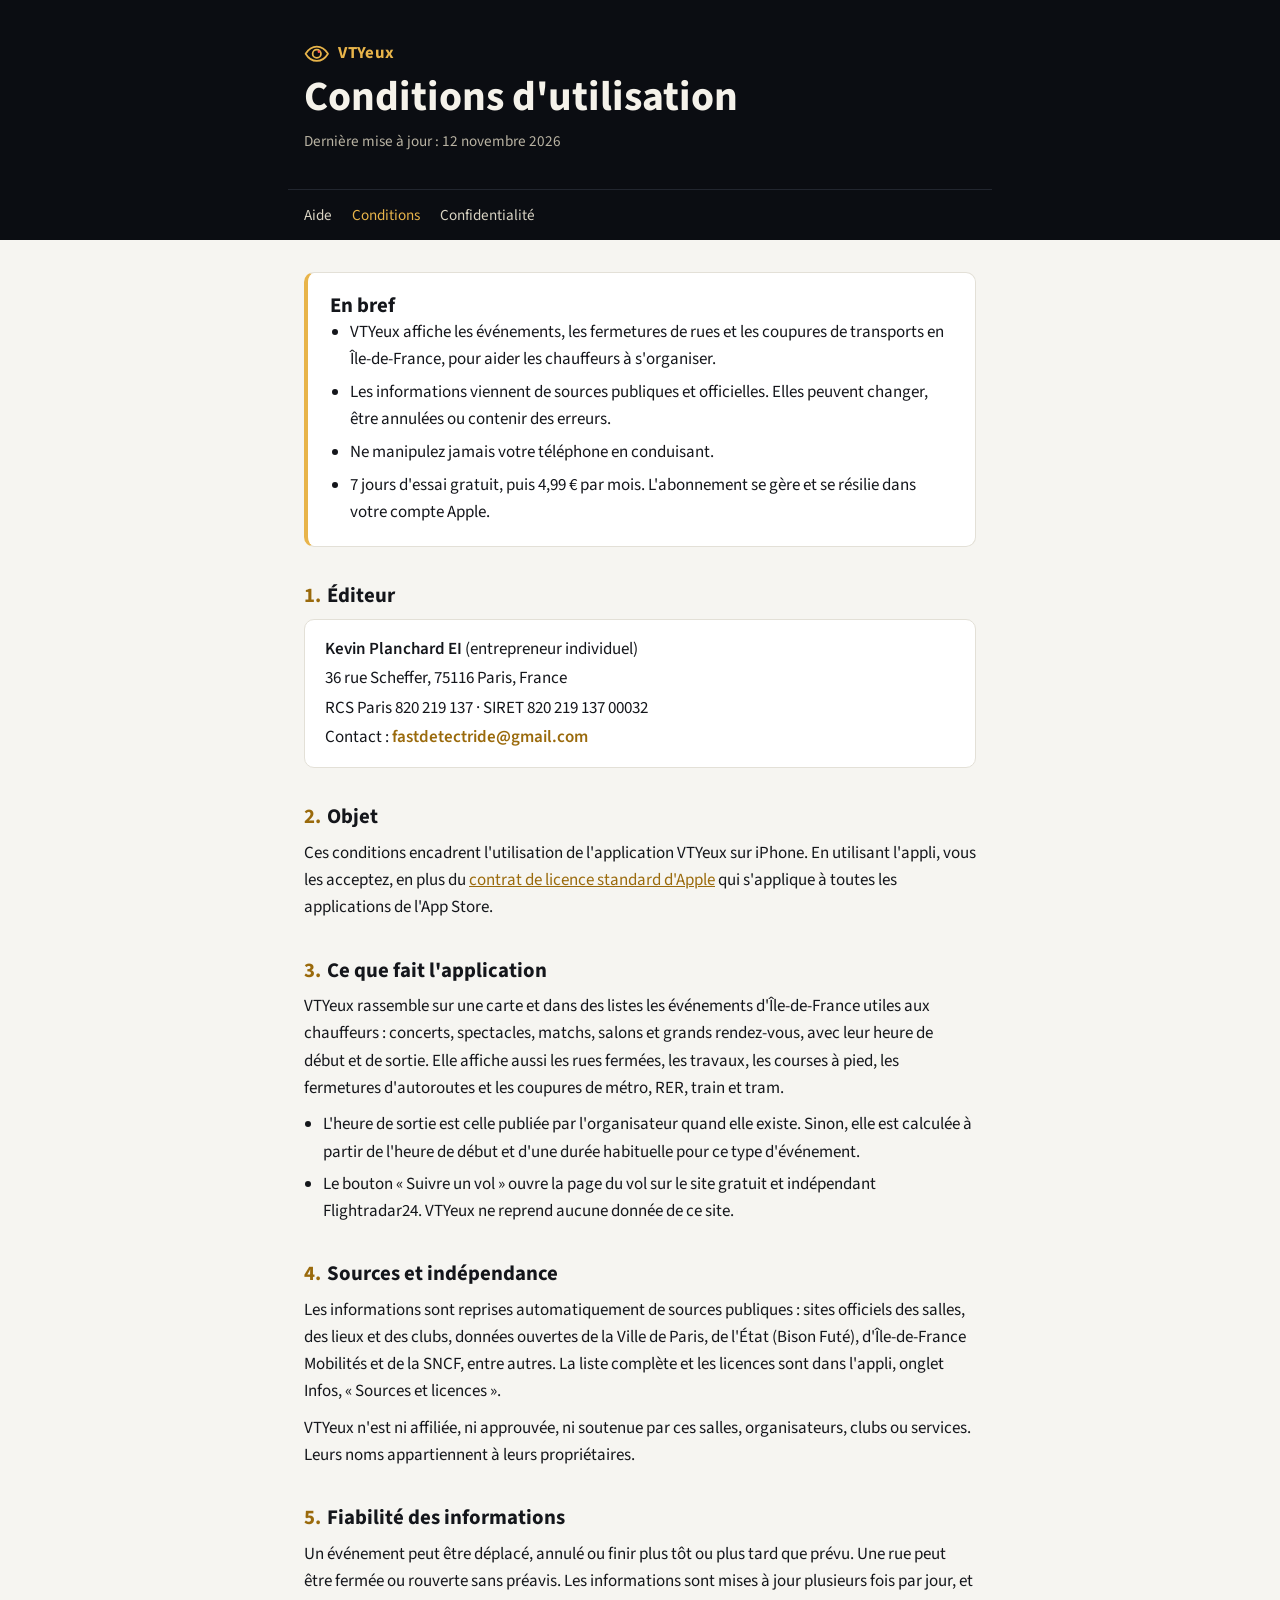
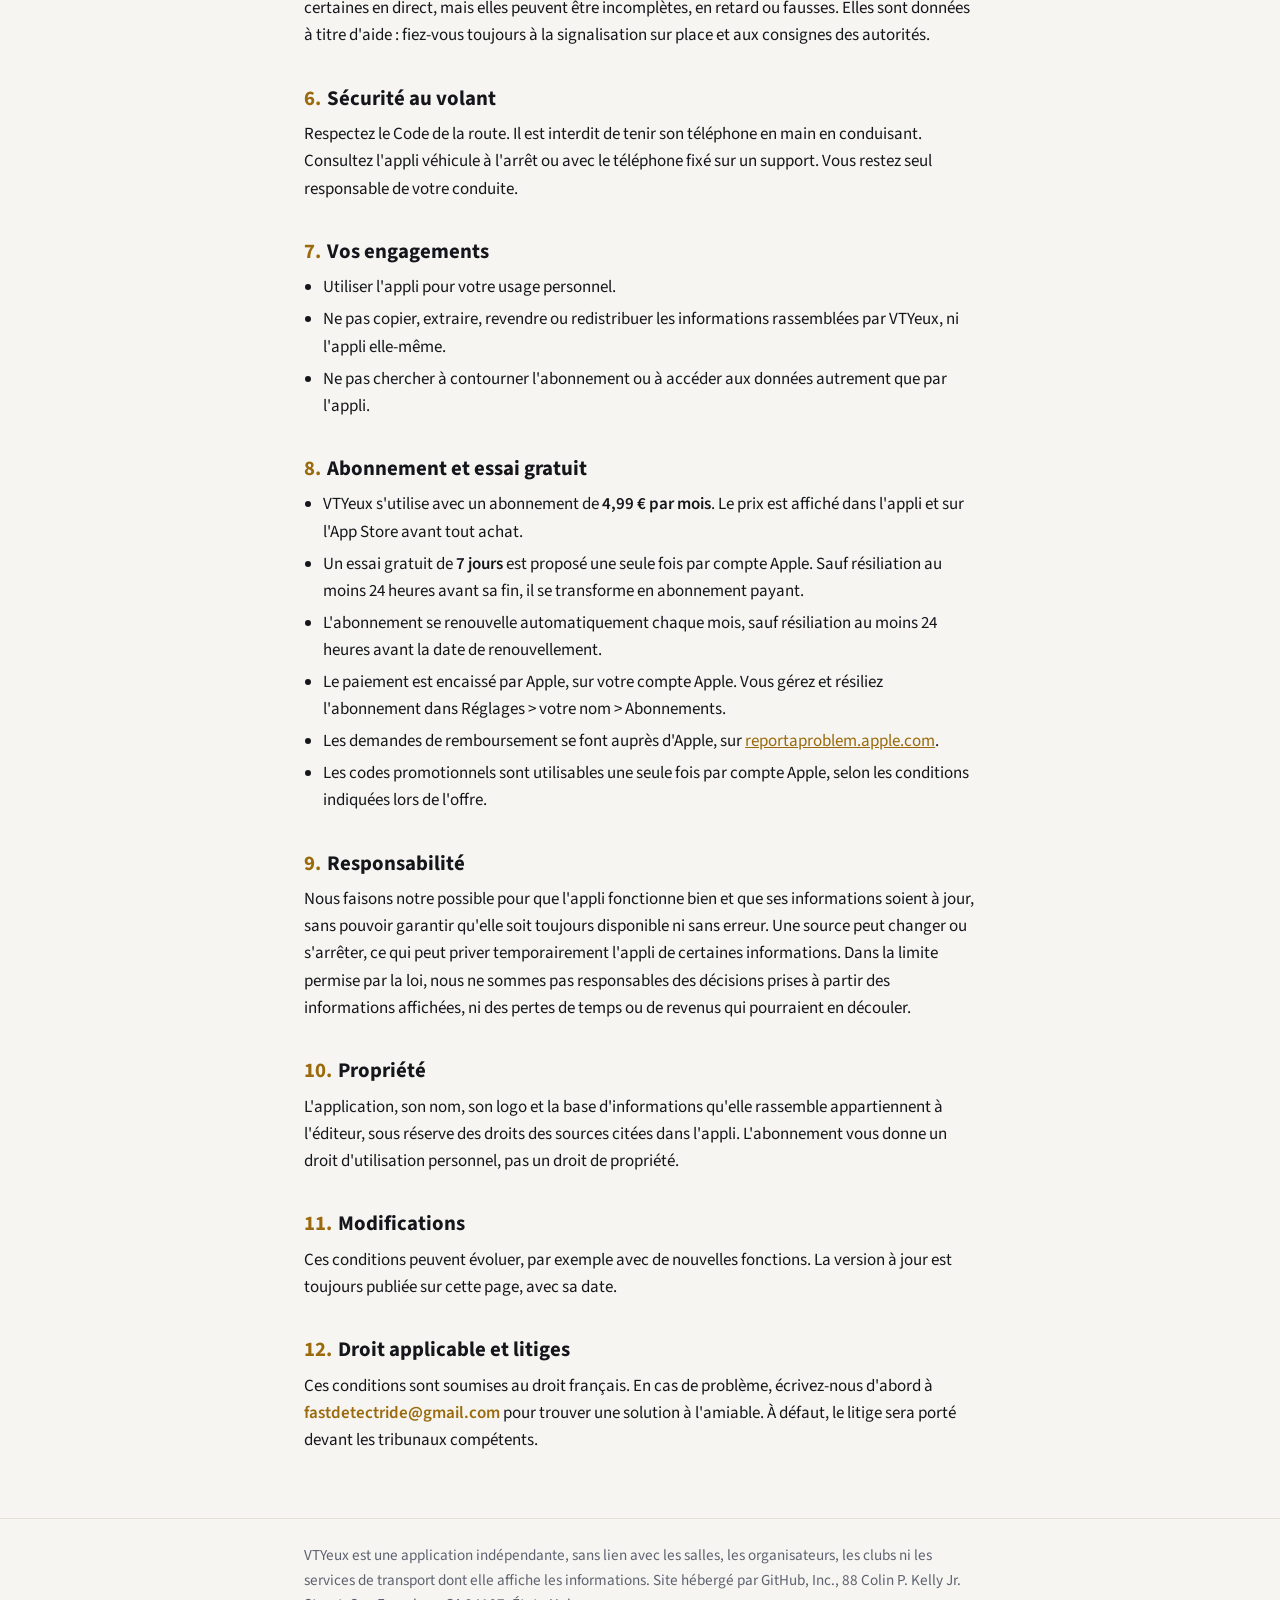
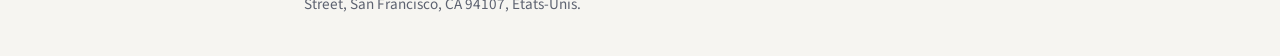
<file: vtyeux/conditions.html>
<!doctype html>
<html lang="fr">
<head>
<meta charset="utf-8">
<meta name="viewport" content="width=device-width, initial-scale=1, viewport-fit=cover">
<title>Conditions d'utilisation · VTYeux</title>
<meta name="description" content="Conditions d'utilisation · VTYeux : VTYeux, les événements d'Île-de-France pour les chauffeurs.">
<link rel="preconnect" href="https://fonts.googleapis.com">
<link rel="stylesheet" href="https://fonts.googleapis.com/css2?family=Source+Sans+3:wght@400;600;700&display=swap">
<link rel="stylesheet" href="/vtyeux/vtyeux.css">
</head>
<body>
<header class="band">
  <div class="wrap">
    <div class="app"><svg viewBox="0 0 32 32" aria-hidden="true"><path d="M2 16c3.6-6 8.4-9 14-9s10.4 3 14 9c-3.6 6-8.4 9-14 9S5.6 22 2 16z" fill="none" stroke="currentColor" stroke-width="2.2" stroke-linejoin="round"/><circle cx="16" cy="16" r="5.2" fill="none" stroke="currentColor" stroke-width="2.2"/><circle cx="16" cy="16" r="2" fill="#0b0d12"/><circle cx="18.6" cy="13.4" r="1.6" fill="#ff4d4f"/></svg> VTYeux</div>
    <h1>Conditions d'utilisation</h1>
    <p class="date">Dernière mise à jour : 12 novembre 2026</p>
  </div>
</header>
<nav class="band"><div class="wrap nav"><a href="/vtyeux/">Aide</a><a href="/vtyeux/conditions" aria-current="page">Conditions</a><a href="/vtyeux/confidentialite">Confidentialité</a></div></nav>

<main>
  <div class="wrap">

    <div class="brief">
      <h2>En bref</h2>
      <ul>
        <li>VTYeux affiche les événements, les fermetures de rues et les coupures de transports en Île-de-France, pour aider les chauffeurs à s'organiser.</li>
        <li>Les informations viennent de sources publiques et officielles. Elles peuvent changer, être annulées ou contenir des erreurs.</li>
        <li>Ne manipulez jamais votre téléphone en conduisant.</li>
        <li>7 jours d'essai gratuit, puis 4,99 € par mois. L'abonnement se gère et se résilie dans votre compte Apple.</li>
      </ul>
    </div>
    <section>
      <h2><span class="n">1.</span>Éditeur</h2>
      <div class="id">
        <span><strong>Kevin Planchard EI</strong> (entrepreneur individuel)</span>
        <span>36 rue Scheffer, 75116 Paris, France</span>
        <span>RCS Paris 820 219 137 · SIRET 820 219 137 00032</span>
        <span>Contact : <span class="mail">fastdetectride@gmail.com</span></span>
      </div>
    </section>
    <section>
      <h2><span class="n">2.</span>Objet</h2>
      <p>Ces conditions encadrent l'utilisation de l'application VTYeux sur iPhone. En utilisant l'appli, vous les acceptez, en plus du <a href="https://www.apple.com/legal/internet-services/itunes/dev/stdeula/" target="_blank" rel="noopener">contrat de licence standard d'Apple</a> qui s'applique à toutes les applications de l'App Store.</p>
    </section>
    <section>
      <h2><span class="n">3.</span>Ce que fait l'application</h2>
      <p>VTYeux rassemble sur une carte et dans des listes les événements d'Île-de-France utiles aux chauffeurs : concerts, spectacles, matchs, salons et grands rendez-vous, avec leur heure de début et de sortie. Elle affiche aussi les rues fermées, les travaux, les courses à pied, les fermetures d'autoroutes et les coupures de métro, RER, train et tram.</p>
      <ul>
        <li>L'heure de sortie est celle publiée par l'organisateur quand elle existe. Sinon, elle est calculée à partir de l'heure de début et d'une durée habituelle pour ce type d'événement.</li>
        <li>Le bouton « Suivre un vol » ouvre la page du vol sur le site gratuit et indépendant Flightradar24. VTYeux ne reprend aucune donnée de ce site.</li>
      </ul>
    </section>
    <section>
      <h2><span class="n">4.</span>Sources et indépendance</h2>
      <p>Les informations sont reprises automatiquement de sources publiques : sites officiels des salles, des lieux et des clubs, données ouvertes de la Ville de Paris, de l'État (Bison Futé), d'Île-de-France Mobilités et de la SNCF, entre autres. La liste complète et les licences sont dans l'appli, onglet Infos, « Sources et licences ».</p>
      <p>VTYeux n'est ni affiliée, ni approuvée, ni soutenue par ces salles, organisateurs, clubs ou services. Leurs noms appartiennent à leurs propriétaires.</p>
    </section>
    <section>
      <h2><span class="n">5.</span>Fiabilité des informations</h2>
      <p>Un événement peut être déplacé, annulé ou finir plus tôt ou plus tard que prévu. Une rue peut être fermée ou rouverte sans préavis. Les informations sont mises à jour plusieurs fois par jour, et certaines en direct, mais elles peuvent être incomplètes, en retard ou fausses. Elles sont données à titre d'aide : fiez-vous toujours à la signalisation sur place et aux consignes des autorités.</p>
    </section>
    <section>
      <h2><span class="n">6.</span>Sécurité au volant</h2>
      <p>Respectez le Code de la route. Il est interdit de tenir son téléphone en main en conduisant. Consultez l'appli véhicule à l'arrêt ou avec le téléphone fixé sur un support. Vous restez seul responsable de votre conduite.</p>
    </section>
    <section>
      <h2><span class="n">7.</span>Vos engagements</h2>
      <ul>
        <li>Utiliser l'appli pour votre usage personnel.</li>
        <li>Ne pas copier, extraire, revendre ou redistribuer les informations rassemblées par VTYeux, ni l'appli elle-même.</li>
        <li>Ne pas chercher à contourner l'abonnement ou à accéder aux données autrement que par l'appli.</li>
      </ul>
    </section>
    <section>
      <h2><span class="n">8.</span>Abonnement et essai gratuit</h2>
      <ul>
        <li>VTYeux s'utilise avec un abonnement de <strong>4,99 € par mois</strong>. Le prix est affiché dans l'appli et sur l'App Store avant tout achat.</li>
        <li>Un essai gratuit de <strong>7 jours</strong> est proposé une seule fois par compte Apple. Sauf résiliation au moins 24 heures avant sa fin, il se transforme en abonnement payant.</li>
        <li>L'abonnement se renouvelle automatiquement chaque mois, sauf résiliation au moins 24 heures avant la date de renouvellement.</li>
        <li>Le paiement est encaissé par Apple, sur votre compte Apple. Vous gérez et résiliez l'abonnement dans Réglages &gt; votre nom &gt; Abonnements.</li>
        <li>Les demandes de remboursement se font auprès d'Apple, sur <a href="https://reportaproblem.apple.com" target="_blank" rel="noopener">reportaproblem.apple.com</a>.</li>
        <li>Les codes promotionnels sont utilisables une seule fois par compte Apple, selon les conditions indiquées lors de l'offre.</li>
      </ul>
    </section>
    <section>
      <h2><span class="n">9.</span>Responsabilité</h2>
      <p>Nous faisons notre possible pour que l'appli fonctionne bien et que ses informations soient à jour, sans pouvoir garantir qu'elle soit toujours disponible ni sans erreur. Une source peut changer ou s'arrêter, ce qui peut priver temporairement l'appli de certaines informations. Dans la limite permise par la loi, nous ne sommes pas responsables des décisions prises à partir des informations affichées, ni des pertes de temps ou de revenus qui pourraient en découler.</p>
    </section>
    <section>
      <h2><span class="n">10.</span>Propriété</h2>
      <p>L'application, son nom, son logo et la base d'informations qu'elle rassemble appartiennent à l'éditeur, sous réserve des droits des sources citées dans l'appli. L'abonnement vous donne un droit d'utilisation personnel, pas un droit de propriété.</p>
    </section>
    <section>
      <h2><span class="n">11.</span>Modifications</h2>
      <p>Ces conditions peuvent évoluer, par exemple avec de nouvelles fonctions. La version à jour est toujours publiée sur cette page, avec sa date.</p>
    </section>
    <section>
      <h2><span class="n">12.</span>Droit applicable et litiges</h2>
      <p>Ces conditions sont soumises au droit français. En cas de problème, écrivez-nous d'abord à <span class="mail">fastdetectride@gmail.com</span> pour trouver une solution à l'amiable. À défaut, le litige sera porté devant les tribunaux compétents.</p>
    </section>
  </div>
</main>

<footer>
  <div class="wrap">VTYeux est une application indépendante, sans lien avec les salles, les organisateurs, les clubs ni les services de transport dont elle affiche les informations. Site hébergé par GitHub, Inc., 88 Colin P. Kelly Jr. Street, San Francisco, CA 94107, États-Unis.</div>
</footer>
</body>
</html>
</file>
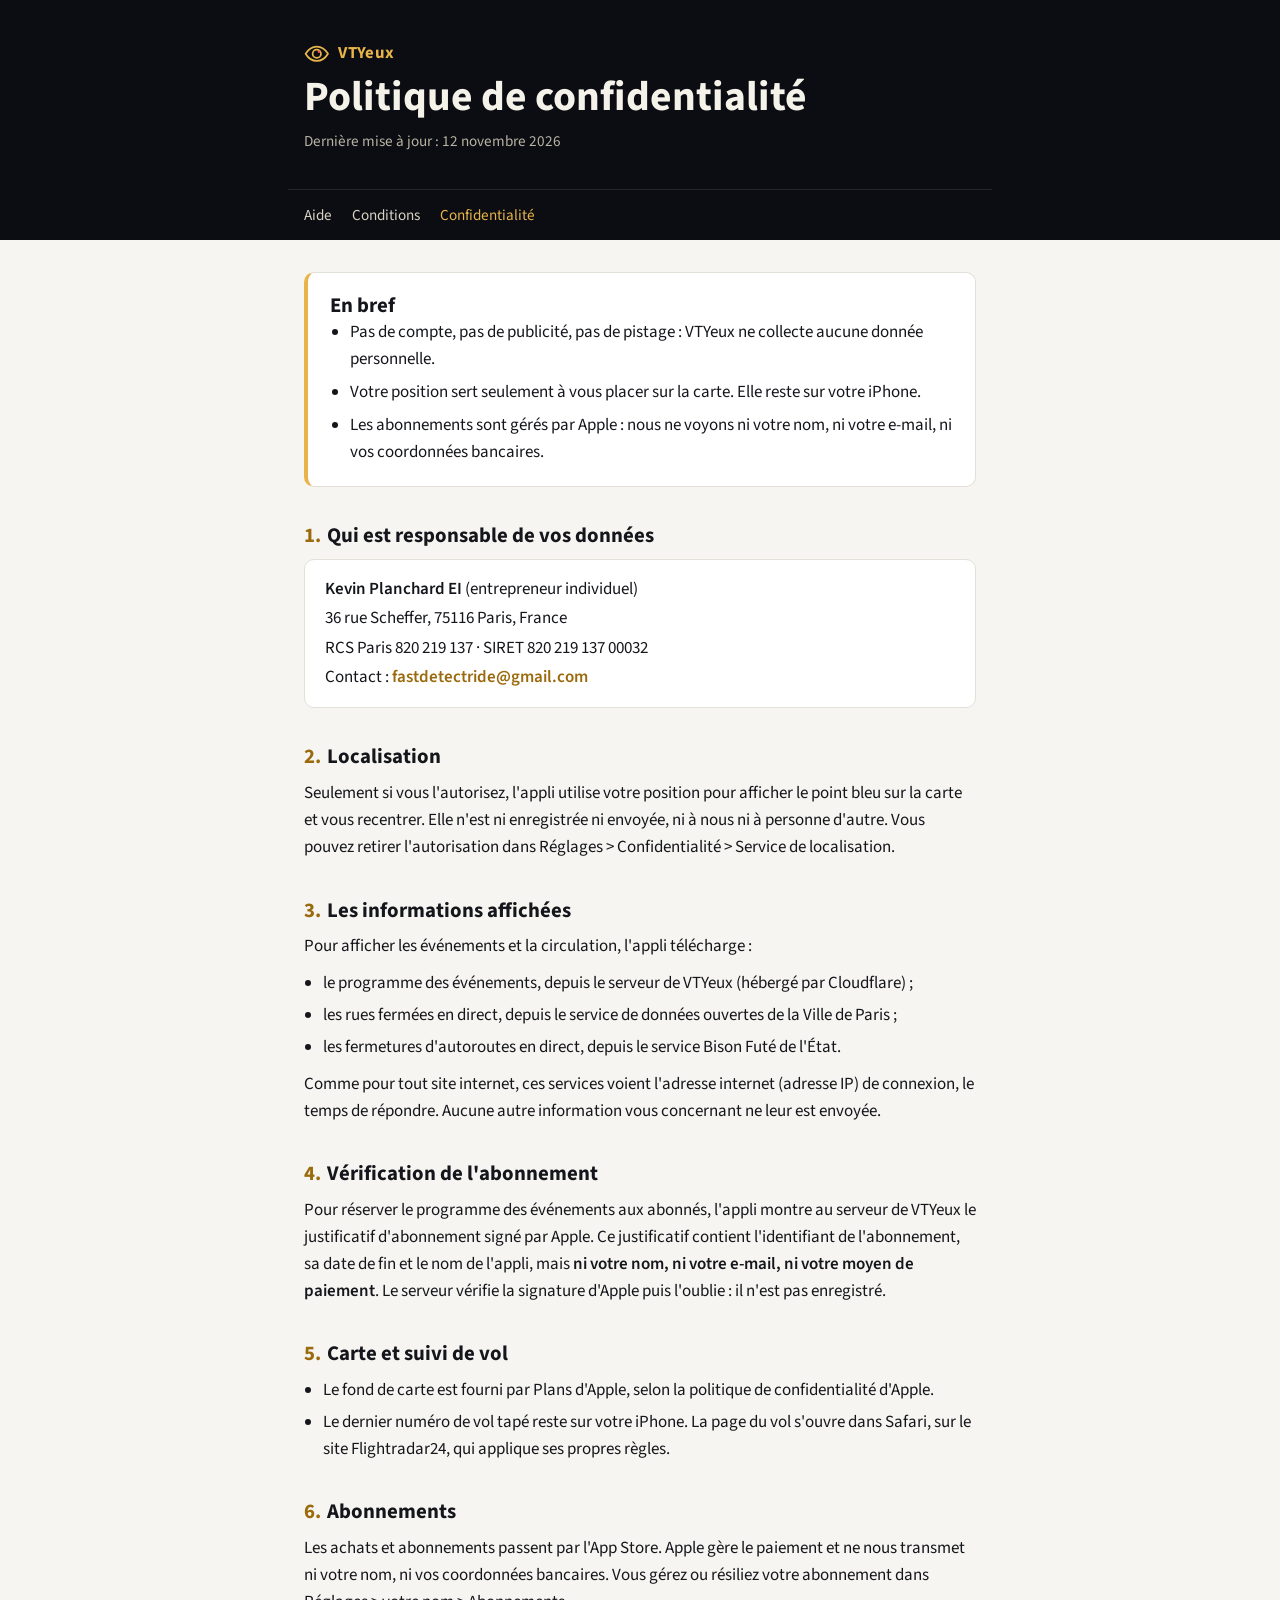
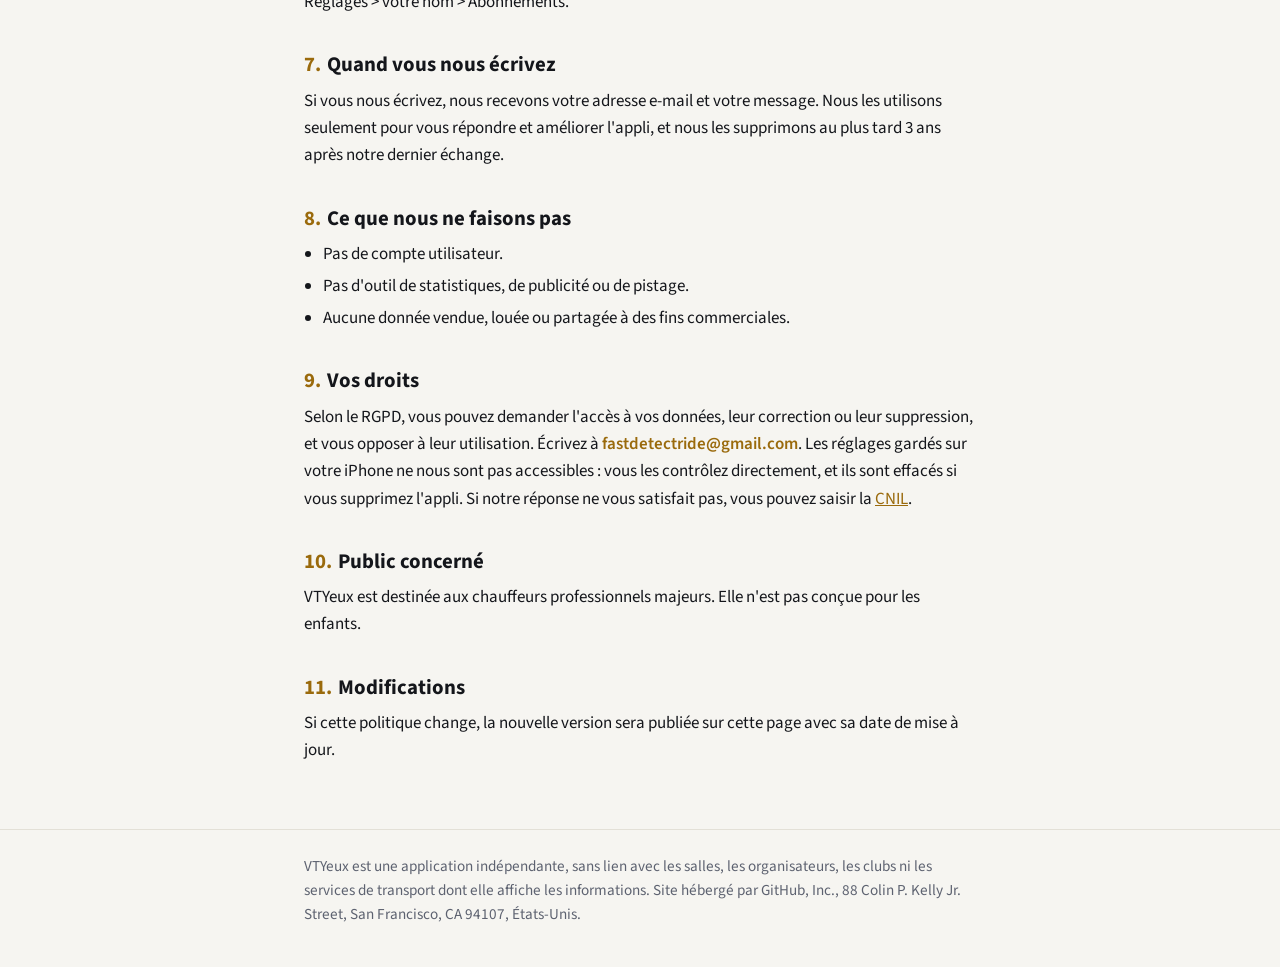
<file: vtyeux/confidentialite.html>
<!doctype html>
<html lang="fr">
<head>
<meta charset="utf-8">
<meta name="viewport" content="width=device-width, initial-scale=1, viewport-fit=cover">
<title>Politique de confidentialité · VTYeux</title>
<meta name="description" content="Politique de confidentialité · VTYeux : VTYeux, les événements d'Île-de-France pour les chauffeurs.">
<link rel="preconnect" href="https://fonts.googleapis.com">
<link rel="stylesheet" href="https://fonts.googleapis.com/css2?family=Source+Sans+3:wght@400;600;700&display=swap">
<link rel="stylesheet" href="/vtyeux/vtyeux.css">
</head>
<body>
<header class="band">
  <div class="wrap">
    <div class="app"><svg viewBox="0 0 32 32" aria-hidden="true"><path d="M2 16c3.6-6 8.4-9 14-9s10.4 3 14 9c-3.6 6-8.4 9-14 9S5.6 22 2 16z" fill="none" stroke="currentColor" stroke-width="2.2" stroke-linejoin="round"/><circle cx="16" cy="16" r="5.2" fill="none" stroke="currentColor" stroke-width="2.2"/><circle cx="16" cy="16" r="2" fill="#0b0d12"/><circle cx="18.6" cy="13.4" r="1.6" fill="#ff4d4f"/></svg> VTYeux</div>
    <h1>Politique de confidentialité</h1>
    <p class="date">Dernière mise à jour : 12 novembre 2026</p>
  </div>
</header>
<nav class="band"><div class="wrap nav"><a href="/vtyeux/">Aide</a><a href="/vtyeux/conditions">Conditions</a><a href="/vtyeux/confidentialite" aria-current="page">Confidentialité</a></div></nav>

<main>
  <div class="wrap">

    <div class="brief">
      <h2>En bref</h2>
      <ul>
        <li>Pas de compte, pas de publicité, pas de pistage : VTYeux ne collecte aucune donnée personnelle.</li>
        <li>Votre position sert seulement à vous placer sur la carte. Elle reste sur votre iPhone.</li>
        <li>Les abonnements sont gérés par Apple : nous ne voyons ni votre nom, ni votre e-mail, ni vos coordonnées bancaires.</li>
      </ul>
    </div>
    <section>
      <h2><span class="n">1.</span>Qui est responsable de vos données</h2>
      <div class="id">
        <span><strong>Kevin Planchard EI</strong> (entrepreneur individuel)</span>
        <span>36 rue Scheffer, 75116 Paris, France</span>
        <span>RCS Paris 820 219 137 · SIRET 820 219 137 00032</span>
        <span>Contact : <span class="mail">fastdetectride@gmail.com</span></span>
      </div>
    </section>
    <section>
      <h2><span class="n">2.</span>Localisation</h2>
      <p>Seulement si vous l'autorisez, l'appli utilise votre position pour afficher le point bleu sur la carte et vous recentrer. Elle n'est ni enregistrée ni envoyée, ni à nous ni à personne d'autre. Vous pouvez retirer l'autorisation dans Réglages &gt; Confidentialité &gt; Service de localisation.</p>
    </section>
    <section>
      <h2><span class="n">3.</span>Les informations affichées</h2>
      <p>Pour afficher les événements et la circulation, l'appli télécharge :</p>
      <ul>
        <li>le programme des événements, depuis le serveur de VTYeux (hébergé par Cloudflare) ;</li>
        <li>les rues fermées en direct, depuis le service de données ouvertes de la Ville de Paris ;</li>
        <li>les fermetures d'autoroutes en direct, depuis le service Bison Futé de l'État.</li>
      </ul>
      <p>Comme pour tout site internet, ces services voient l'adresse internet (adresse IP) de connexion, le temps de répondre. Aucune autre information vous concernant ne leur est envoyée.</p>
    </section>
    <section>
      <h2><span class="n">4.</span>Vérification de l'abonnement</h2>
      <p>Pour réserver le programme des événements aux abonnés, l'appli montre au serveur de VTYeux le justificatif d'abonnement signé par Apple. Ce justificatif contient l'identifiant de l'abonnement, sa date de fin et le nom de l'appli, mais <strong>ni votre nom, ni votre e-mail, ni votre moyen de paiement</strong>. Le serveur vérifie la signature d'Apple puis l'oublie : il n'est pas enregistré.</p>
    </section>
    <section>
      <h2><span class="n">5.</span>Carte et suivi de vol</h2>
      <ul>
        <li>Le fond de carte est fourni par Plans d'Apple, selon la politique de confidentialité d'Apple.</li>
        <li>Le dernier numéro de vol tapé reste sur votre iPhone. La page du vol s'ouvre dans Safari, sur le site Flightradar24, qui applique ses propres règles.</li>
      </ul>
    </section>
    <section>
      <h2><span class="n">6.</span>Abonnements</h2>
      <p>Les achats et abonnements passent par l'App Store. Apple gère le paiement et ne nous transmet ni votre nom, ni vos coordonnées bancaires. Vous gérez ou résiliez votre abonnement dans Réglages &gt; votre nom &gt; Abonnements.</p>
    </section>
    <section>
      <h2><span class="n">7.</span>Quand vous nous écrivez</h2>
      <p>Si vous nous écrivez, nous recevons votre adresse e-mail et votre message. Nous les utilisons seulement pour vous répondre et améliorer l'appli, et nous les supprimons au plus tard 3 ans après notre dernier échange.</p>
    </section>
    <section>
      <h2><span class="n">8.</span>Ce que nous ne faisons pas</h2>
      <ul>
        <li>Pas de compte utilisateur.</li>
        <li>Pas d'outil de statistiques, de publicité ou de pistage.</li>
        <li>Aucune donnée vendue, louée ou partagée à des fins commerciales.</li>
      </ul>
    </section>
    <section>
      <h2><span class="n">9.</span>Vos droits</h2>
      <p>Selon le RGPD, vous pouvez demander l'accès à vos données, leur correction ou leur suppression, et vous opposer à leur utilisation. Écrivez à <span class="mail">fastdetectride@gmail.com</span>. Les réglages gardés sur votre iPhone ne nous sont pas accessibles : vous les contrôlez directement, et ils sont effacés si vous supprimez l'appli. Si notre réponse ne vous satisfait pas, vous pouvez saisir la <a href="https://www.cnil.fr" target="_blank" rel="noopener">CNIL</a>.</p>
    </section>
    <section>
      <h2><span class="n">10.</span>Public concerné</h2>
      <p>VTYeux est destinée aux chauffeurs professionnels majeurs. Elle n'est pas conçue pour les enfants.</p>
    </section>
    <section>
      <h2><span class="n">11.</span>Modifications</h2>
      <p>Si cette politique change, la nouvelle version sera publiée sur cette page avec sa date de mise à jour.</p>
    </section>
  </div>
</main>

<footer>
  <div class="wrap">VTYeux est une application indépendante, sans lien avec les salles, les organisateurs, les clubs ni les services de transport dont elle affiche les informations. Site hébergé par GitHub, Inc., 88 Colin P. Kelly Jr. Street, San Francisco, CA 94107, États-Unis.</div>
</footer>
</body>
</html>
</file>
<file: vtyeux/vtyeux.css>
/* Pages de VTYeux sur fastdetectride.fr : noir et doré comme l'appli, une colonne de lecture étroite,
   encadré « en bref » puis sections numérotées comme un texte juridique. */
:root {
  --bg: #f6f5f1;
  --surface: #ffffff;
  --fg: #14161b;
  --muted: #5d6270;
  --line: #e3e0d7;
  --accent: #9a6a0c;
  --brand-bg: #0b0d12;
  --brand-fg: #f5f2ea;
  --brand-accent: #e8b44a;
  --body: "Source Sans 3", -apple-system, "Segoe UI", Roboto, sans-serif;
}
@media (prefers-color-scheme: dark) {
  :root:not([data-theme="light"]) {
    --bg: #0b0d12; --surface: #151922; --fg: #ecebe6; --muted: #a3a8b4; --line: #262a33; --accent: #e8b44a;
    color-scheme: dark;
  }
}
:root[data-theme="dark"] {
  --bg: #0b0d12; --surface: #151922; --fg: #ecebe6; --muted: #a3a8b4; --line: #262a33; --accent: #e8b44a;
  color-scheme: dark;
}
* { box-sizing: border-box; }
body { margin: 0; background: var(--bg); color: var(--fg); font-family: var(--body); font-size: 17px; line-height: 1.6; }
.band { background: var(--brand-bg); color: var(--brand-fg); }
.wrap { max-width: 44rem; margin: 0 auto; padding-left: max(16px, env(safe-area-inset-left, 0px)); padding-right: max(16px, env(safe-area-inset-right, 0px)); }
header .wrap { padding-block: 2.5rem 2.25rem; display: grid; gap: .5rem; }
.app { font-weight: 700; font-size: 1.05rem; letter-spacing: .02em; color: var(--brand-accent); display: flex; align-items: center; gap: .55rem; }
.app svg { width: 1.6rem; height: 1.6rem; }
h1 { font-weight: 700; font-size: clamp(1.9rem, 6vw, 2.6rem); line-height: 1.1; margin: 0; text-wrap: balance; }
.date { color: #b9b3a3; font-size: .95rem; margin: 0; }
.lead { font-size: 1.15rem; color: #d9d3c3; max-width: 34rem; margin: 0; }
.nav { display: flex; flex-wrap: wrap; gap: .25rem 1.25rem; padding-block: .8rem; border-top: 1px solid #22262f; font-size: .95rem; }
.nav a { color: #d9d3c3; text-decoration: none; }
.nav a:hover, .nav a:focus-visible, .nav a[aria-current="page"] { color: var(--brand-accent); }
main .wrap { padding-block: 2rem 4rem; display: grid; gap: 2.25rem; }
.brief { background: var(--surface); border: 1px solid var(--line); border-left: 4px solid var(--brand-accent); border-radius: 10px; padding: 1.25rem 1.4rem; }
.brief h2 { margin-top: 0; }
.brief ul { margin: 0; padding-left: 1.2rem; display: grid; gap: .35rem; }
section { display: grid; gap: .6rem; }
h2 { font-weight: 700; font-size: 1.3rem; line-height: 1.25; margin: 0; text-wrap: balance; }
h2 .n { color: var(--accent); margin-right: .35rem; font-variant-numeric: tabular-nums; }
p, ul { margin: 0; }
ul { padding-left: 1.2rem; display: grid; gap: .3rem; }
strong { font-weight: 600; }
.id { background: var(--surface); border: 1px solid var(--line); border-radius: 10px; padding: 1rem 1.25rem; display: grid; gap: .15rem; }
.mail { font-weight: 600; color: var(--accent); user-select: all; overflow-wrap: anywhere; }
a { color: var(--accent); }
a:focus-visible { outline: 2px solid var(--accent); outline-offset: 2px; }
details { background: var(--surface); border: 1px solid var(--line); border-radius: 10px; padding: .85rem 1.1rem; }
summary { cursor: pointer; font-weight: 600; }
details > div { padding-top: .6rem; display: grid; gap: .5rem; }
footer { border-top: 1px solid var(--line); }
footer .wrap { padding-block: 1.5rem 2.5rem; color: var(--muted); font-size: .95rem; }
</file>
